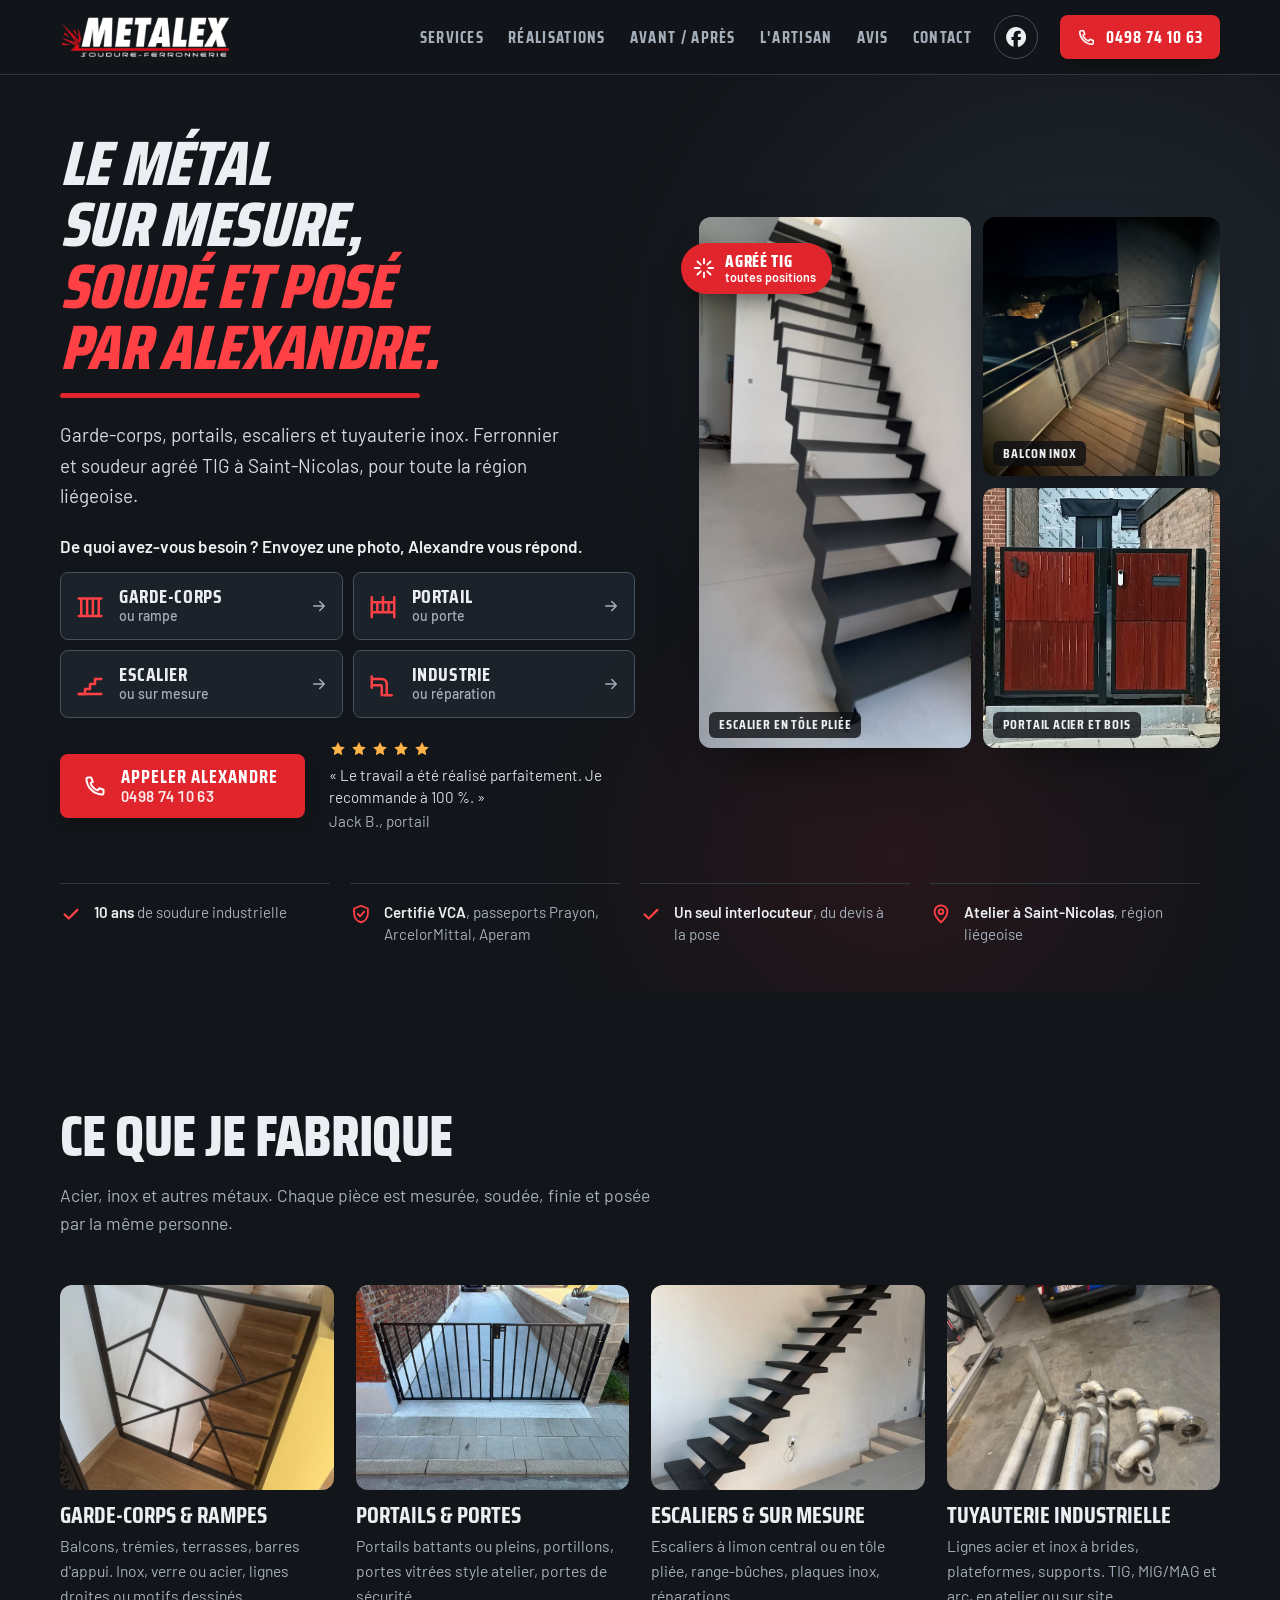
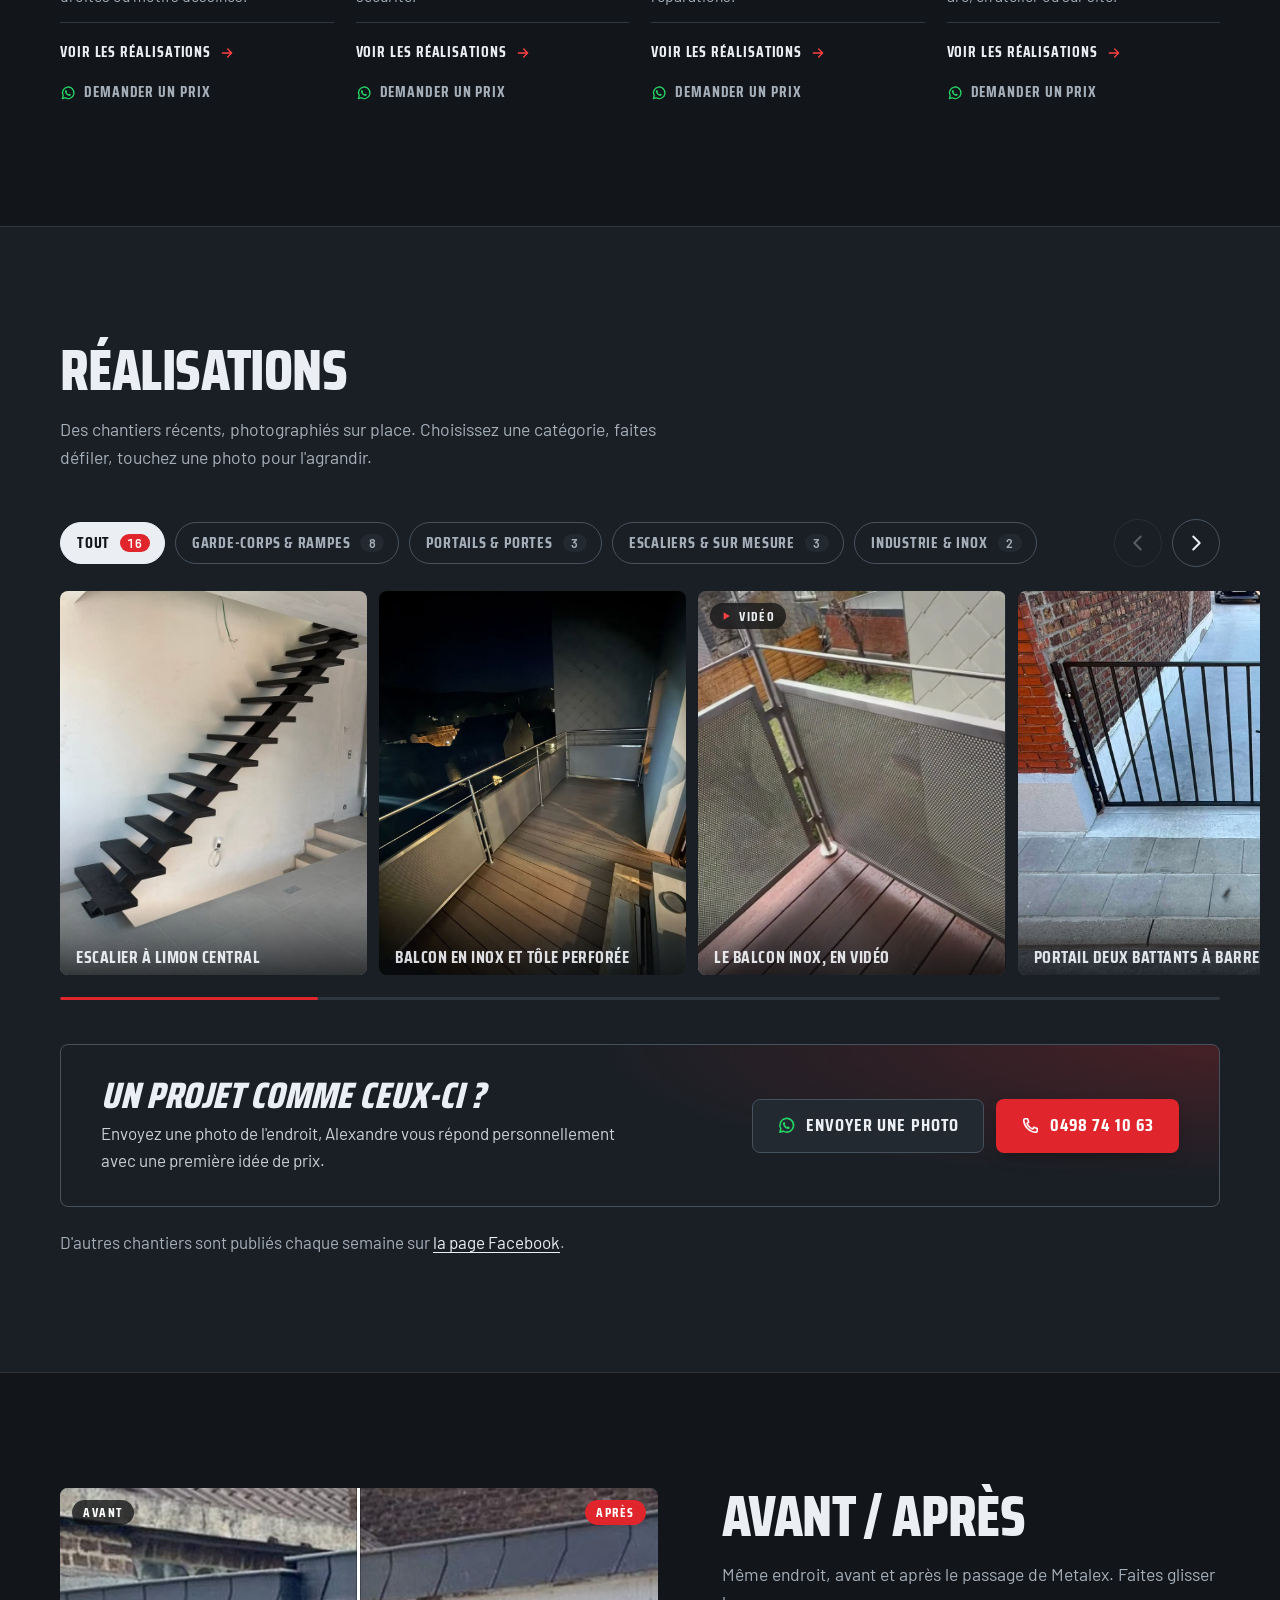
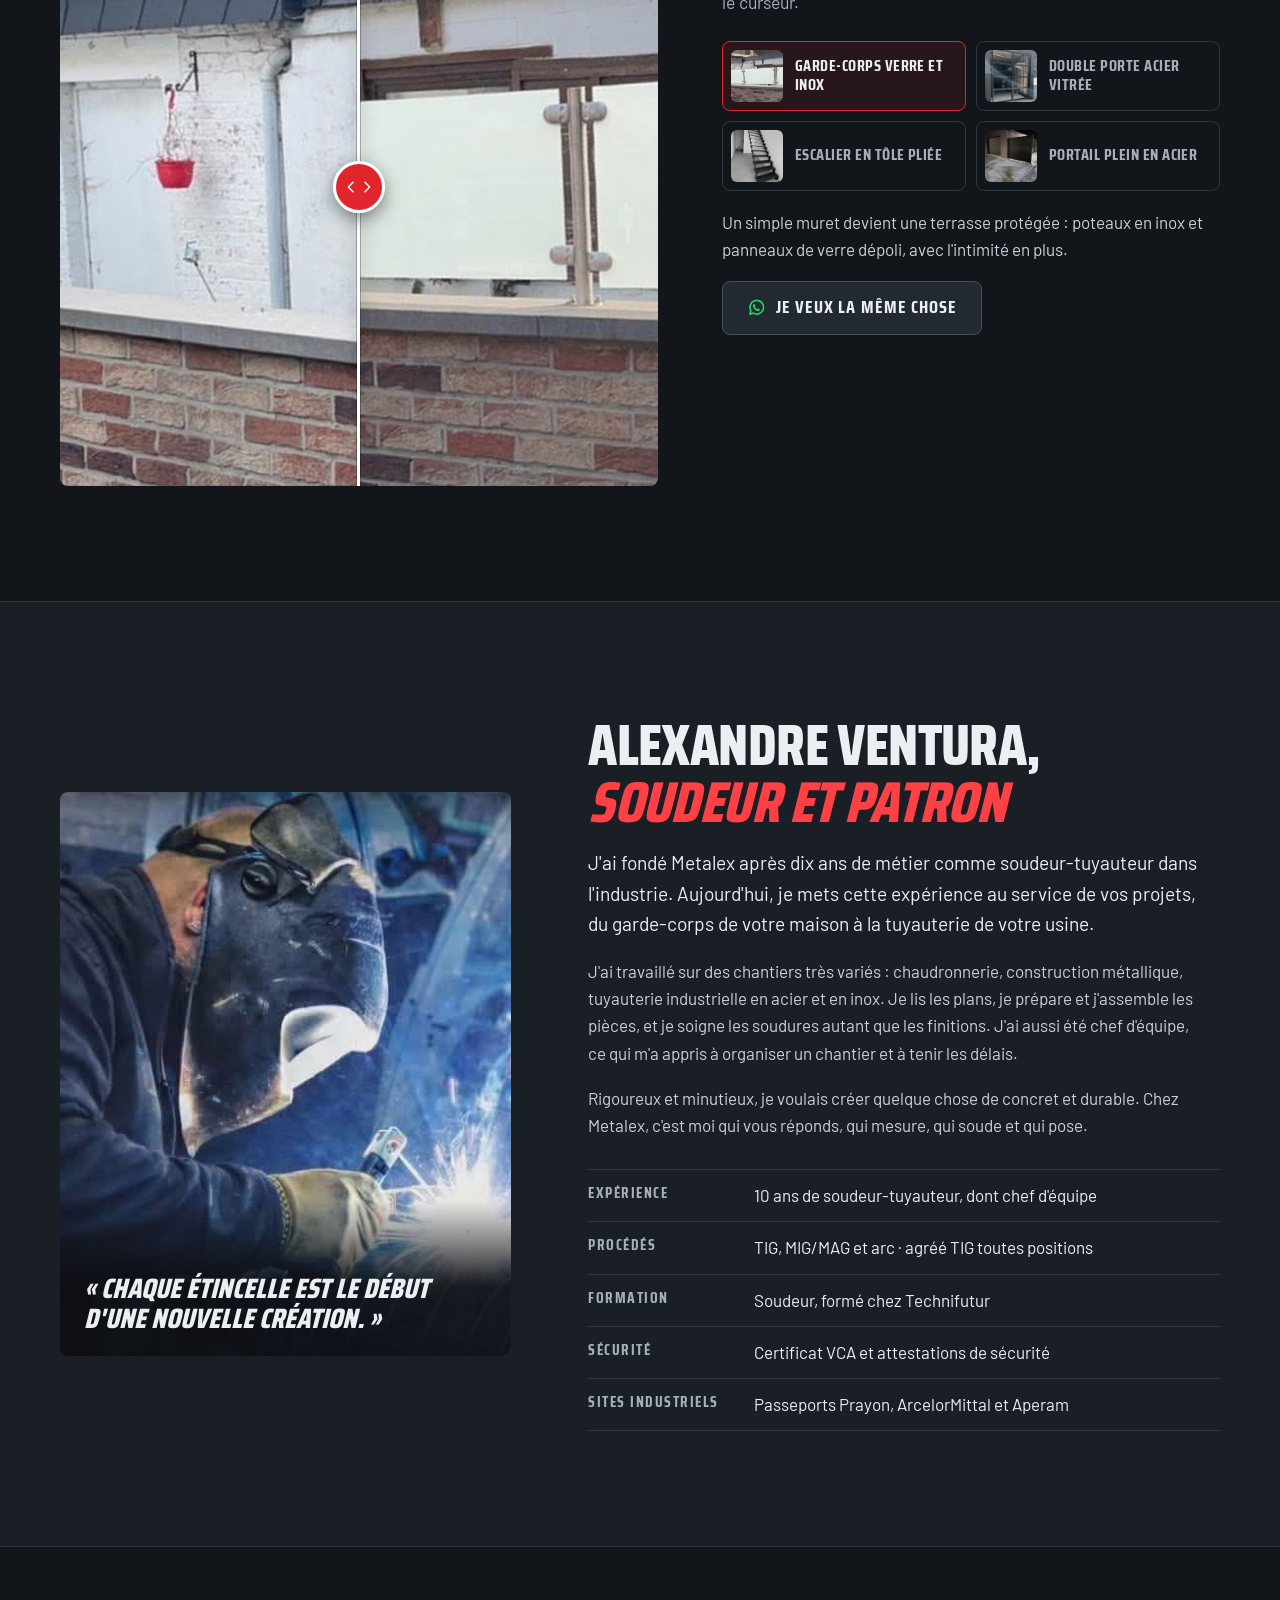
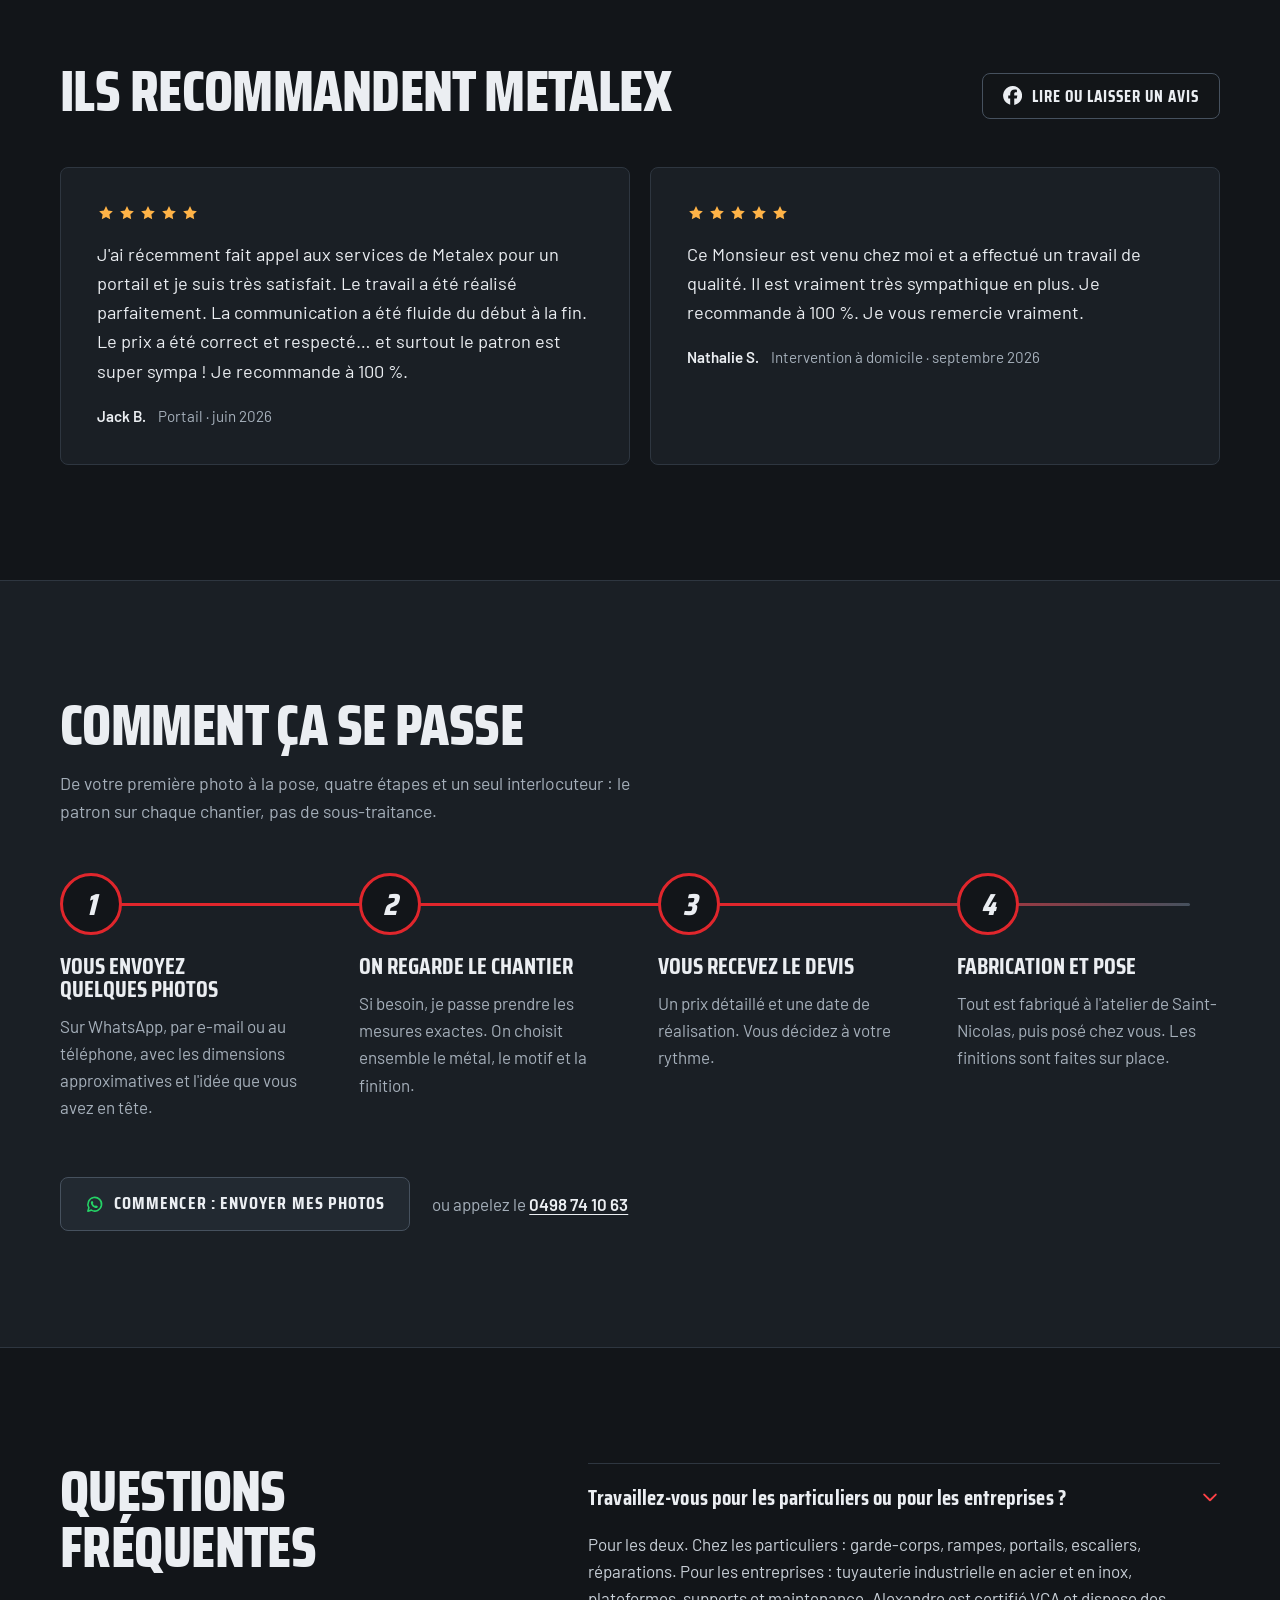
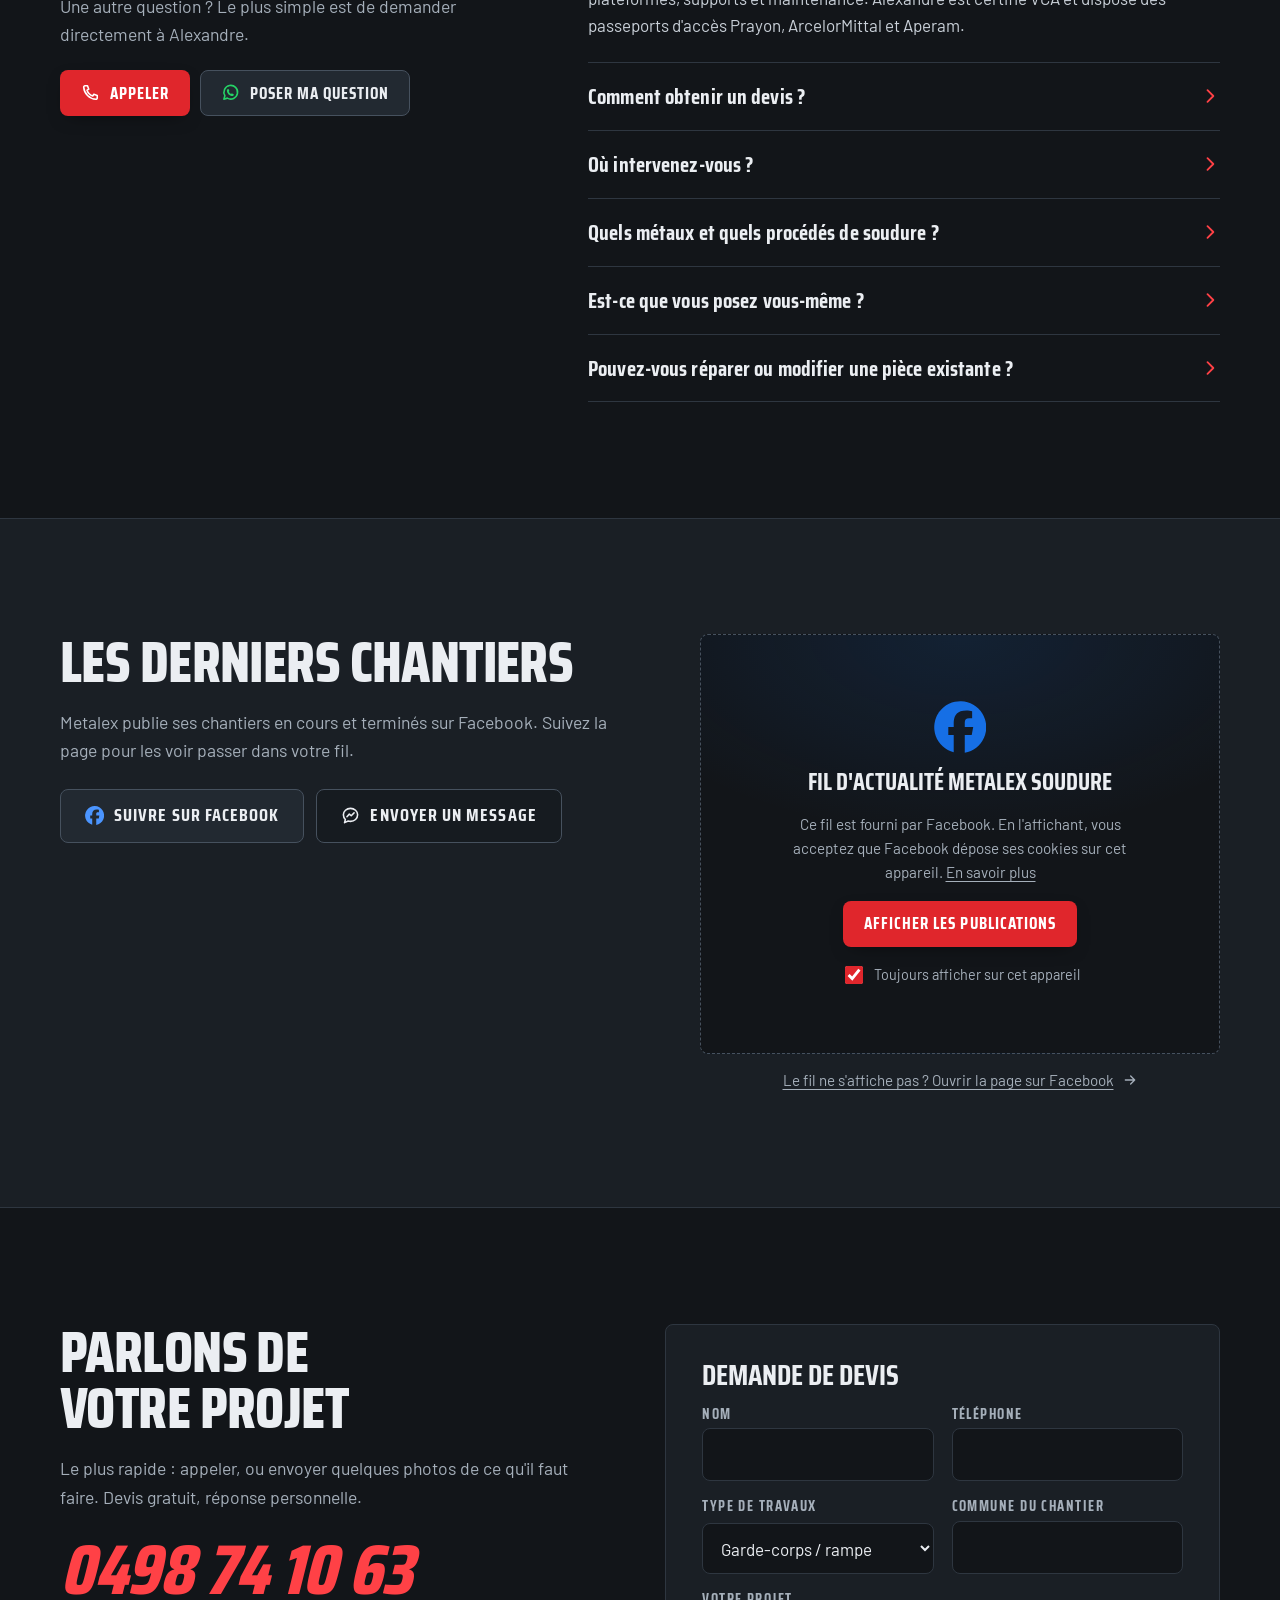
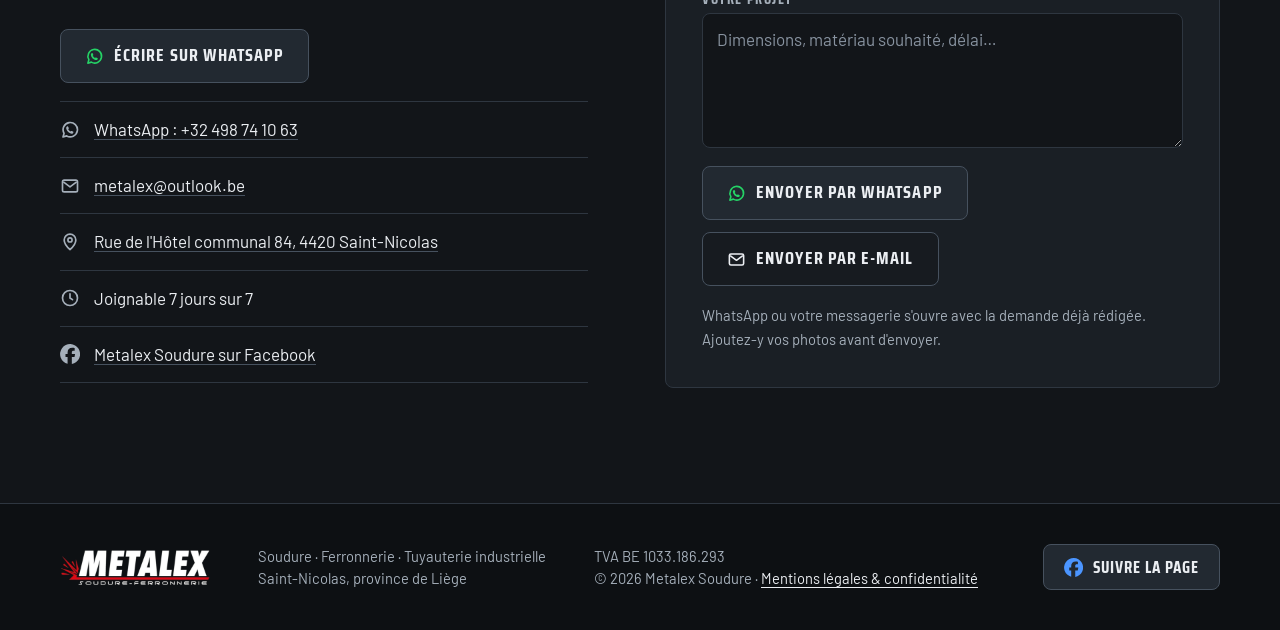
<file: index.html>
<!doctype html>
<html lang="fr-BE">
<head>
<meta charset="utf-8">
<meta name="viewport" content="width=device-width, initial-scale=1, viewport-fit=cover">
<title>Metalex Soudure – Ferronnier et soudeur agréé à Saint-Nicolas (Liège)</title>
<meta name="description" content="Ferronnier et soudeur agréé TIG à Saint-Nicolas, région de Liège : garde-corps sur mesure, portails métalliques, escaliers, tuyauterie industrielle inox. Devis sur photo par WhatsApp ou au 0498 74 10 63.">
<meta name="theme-color" content="#121519">
<link rel="canonical" href="https://metalex-soudure.be/">
<meta property="og:type" content="website">
<meta property="og:title" content="Metalex Soudure – Soudure &amp; Ferronnerie">
<meta property="og:description" content="Garde-corps, portails, escaliers, tuyauterie industrielle. Travaux réalisés par le patron. Saint-Nicolas (Liège).">
<meta property="og:image" content="https://metalex-soudure.be/images/soudeur.jpg">
<meta property="og:locale" content="fr_BE">
<link rel="icon" href="data:image/svg+xml,%3Csvg xmlns='http://www.w3.org/2000/svg' viewBox='0 0 64 64'%3E%3Crect width='64' height='64' rx='12' fill='%23121519'/%3E%3Cpath d='M14 46 22 18h8l4 14 6-14h8l-8 28h-7l4-15-7 15h-5l-3-15-4 15z' fill='%23eef1f4'/%3E%3Cpath d='M10 52h44' stroke='%23e0262c' stroke-width='4'/%3E%3C/svg%3E">
<link rel="preload" href="fonts/saira-condensed-800-latin.woff2" as="font" type="font/woff2" crossorigin>
<link rel="preload" href="fonts/barlow-400-latin.woff2" as="font" type="font/woff2" crossorigin>
<link rel="stylesheet" href="fonts/fonts.css">
<link rel="stylesheet" href="style.css">
<script type="application/ld+json">
{
  "@context": "https://schema.org",
  "@type": "HomeAndConstructionBusiness",
  "name": "Metalex Soudure",
  "description": "Ferronnier et soudeur agréé TIG toutes positions : garde-corps sur mesure, portails métalliques, escaliers, réparations et tuyauterie industrielle acier et inox.",
  "knowsAbout": ["Ferronnerie", "Garde-corps sur mesure", "Portails métalliques", "Escaliers métalliques", "Soudure TIG", "Soudure MIG/MAG", "Tuyauterie industrielle inox"],
  "url": "https://metalex-soudure.be/",
  "logo": "https://metalex-soudure.be/images/logo-metalex.png",
  "image": "https://metalex-soudure.be/images/soudeur.jpg",
  "telephone": "+32498741063",
  "email": "metalex@outlook.be",
  "vatID": "BE1033186293",
  "address": {
    "@type": "PostalAddress",
    "streetAddress": "Rue de l'Hôtel communal 84",
    "postalCode": "4420",
    "addressLocality": "Saint-Nicolas",
    "addressRegion": "Liège",
    "addressCountry": "BE"
  },
  "areaServed": "Province de Liège",
  "openingHours": "Mo-Su",
  "founder": { "@type": "Person", "name": "Alexandre Ventura", "jobTitle": "Soudeur-tuyauteur" },
  "sameAs": ["https://www.facebook.com/profile.php?id=61588205213844"]
}
</script>
<script type="application/ld+json">
{
 "@context": "https://schema.org",
 "@type": "FAQPage",
 "mainEntity": [
  {
   "@type": "Question",
   "name": "Travaillez-vous pour les particuliers ou pour les entreprises ?",
   "acceptedAnswer": {
    "@type": "Answer",
    "text": "Pour les deux. Chez les particuliers : garde-corps, rampes, portails, escaliers, réparations. Pour les entreprises : tuyauterie industrielle en acier et en inox, plateformes, supports et maintenance. Alexandre est certifié VCA et dispose des passeports d'accès Prayon, ArcelorMittal et Aperam."
   }
  },
  {
   "@type": "Question",
   "name": "Comment obtenir un devis ?",
   "acceptedAnswer": {
    "@type": "Answer",
    "text": "Envoyez quelques photos et des dimensions approximatives par WhatsApp, ou appelez le 0498 74 10 63. Si nécessaire, Alexandre passe prendre les mesures exactes, puis vous recevez un devis détaillé."
   }
  },
  {
   "@type": "Question",
   "name": "Où intervenez-vous ?",
   "acceptedAnswer": {
    "@type": "Answer",
    "text": "L'atelier se trouve à Saint-Nicolas (4420). Metalex intervient chez les particuliers et sur les sites industriels de la région liégeoise."
   }
  },
  {
   "@type": "Question",
   "name": "Quels métaux et quels procédés de soudure ?",
   "acceptedAnswer": {
    "@type": "Answer",
    "text": "Acier, inox et autres métaux, en soudure TIG, MIG/MAG et à l'arc. Alexandre est agréé TIG toutes positions."
   }
  },
  {
   "@type": "Question",
   "name": "Est-ce que vous posez vous-même ?",
   "acceptedAnswer": {
    "@type": "Answer",
    "text": "Oui. Chaque pièce est fabriquée à l'atelier puis posée chez vous par Alexandre, finitions comprises. Vous avez un seul interlocuteur du devis à la pose."
   }
  },
  {
   "@type": "Question",
   "name": "Pouvez-vous réparer ou modifier une pièce existante ?",
   "acceptedAnswer": {
    "@type": "Answer",
    "text": "Oui : réparations, renforts, modifications de portails, de rampes ou de structures métalliques. Envoyez une photo, c'est le plus rapide pour savoir ce qui est faisable."
   }
  }
 ]
}
</script>
</head>
<body>

<!-- Pictos : un seul jeu, trait 2px -->
<svg width="0" height="0" style="position:absolute" aria-hidden="true">
  <symbol id="i-phone" viewBox="0 0 24 24"><path d="M5 3.5h3.2l1.6 4.3-2.2 1.4a11.5 11.5 0 0 0 7.2 7.2l1.4-2.2 4.3 1.6V19a1.6 1.6 0 0 1-1.7 1.6A16.6 16.6 0 0 1 3.4 5.2 1.6 1.6 0 0 1 5 3.5Z" fill="none" stroke="currentColor" stroke-width="2" stroke-linejoin="round"/></symbol>
  <symbol id="i-fb" viewBox="0 0 24 24"><path fill="currentColor" d="M9.1 23.7v-8H6.6V12h2.5v-1.6c0-4.1 1.8-6 5.9-6 .8 0 2.1.2 2.6.3v3.3h-1.4c-1.4 0-2 .6-2 2V12h3.9l-.7 3.7h-3.2v8.2A12 12 0 1 0 9.1 23.7Z"/></symbol>
  <symbol id="i-chat" viewBox="0 0 24 24"><path d="M12 3c5 0 9 3.6 9 8.2s-4 8.2-9 8.2c-1 0-2-.1-2.9-.4L4.5 21l1-4A7.9 7.9 0 0 1 3 11.2C3 6.6 7 3 12 3Z" fill="none" stroke="currentColor" stroke-width="2" stroke-linejoin="round"/><path d="m7.5 13.5 3-3.2 2.4 2 3.6-3.6" fill="none" stroke="currentColor" stroke-width="2" stroke-linecap="round" stroke-linejoin="round"/></symbol>
  <symbol id="i-arrow" viewBox="0 0 24 24"><path d="M5 12h14m-6-6 6 6-6 6" fill="none" stroke="currentColor" stroke-width="2" stroke-linecap="round" stroke-linejoin="round"/></symbol>
  <symbol id="i-left" viewBox="0 0 24 24"><path d="m15 5-7 7 7 7" fill="none" stroke="currentColor" stroke-width="2.2" stroke-linecap="round" stroke-linejoin="round"/></symbol>
  <symbol id="i-right" viewBox="0 0 24 24"><path d="m9 5 7 7-7 7" fill="none" stroke="currentColor" stroke-width="2.2" stroke-linecap="round" stroke-linejoin="round"/></symbol>
  <symbol id="i-close" viewBox="0 0 24 24"><path d="M6 6l12 12M18 6 6 18" fill="none" stroke="currentColor" stroke-width="2.2" stroke-linecap="round"/></symbol>
  <symbol id="i-play" viewBox="0 0 24 24"><path d="M8 5.5v13l10.5-6.5Z" fill="currentColor"/></symbol>
  <symbol id="i-star" viewBox="0 0 24 24"><path d="m12 2.8 2.8 5.8 6.3.9-4.6 4.4 1.1 6.3L12 17.2l-5.6 3 1.1-6.3-4.6-4.4 6.3-.9Z" fill="currentColor"/></symbol>
  <symbol id="i-pin" viewBox="0 0 24 24"><path d="M12 21s-7-6.1-7-11.5a7 7 0 0 1 14 0C19 14.9 12 21 12 21Z" fill="none" stroke="currentColor" stroke-width="2"/><circle cx="12" cy="9.5" r="2.5" fill="none" stroke="currentColor" stroke-width="2"/></symbol>
  <symbol id="i-mail" viewBox="0 0 24 24"><rect x="3" y="5" width="18" height="14" rx="2" fill="none" stroke="currentColor" stroke-width="2"/><path d="m4 7 8 6 8-6" fill="none" stroke="currentColor" stroke-width="2" stroke-linejoin="round"/></symbol>
  <symbol id="i-wa" viewBox="0 0 24 24"><path d="M3.6 20.4 4.9 16A8.6 8.6 0 1 1 8 19.1Z" fill="none" stroke="currentColor" stroke-width="2" stroke-linejoin="round"/><path d="M9 7.6c.3 0 .6 0 .8.5l.7 1.6c.1.3 0 .5-.1.7l-.6.7c.6 1.2 1.6 2.2 2.8 2.8l.7-.6c.2-.2.4-.2.7-.1l1.6.7c.4.2.5.5.5.8 0 1-.9 1.8-1.9 1.8-3.4-.3-6.5-3.3-6.8-6.8 0-1 .8-1.9 1.6-2.1Z" fill="currentColor"/></symbol>
  <symbol id="i-rail" viewBox="0 0 24 24"><path d="M3 6h18M3 20h18M5 6v14M19 6v14M9.7 6v14M14.3 6v14" fill="none" stroke="currentColor" stroke-width="2" stroke-linecap="round"/></symbol>
  <symbol id="i-gate" viewBox="0 0 24 24"><path d="M3 21V5M21 21V5M3 9h18M3 17h18M7.5 9v8M12 9v8M16.5 9v8M12 5v4" fill="none" stroke="currentColor" stroke-width="2" stroke-linecap="round"/></symbol>
  <symbol id="i-stairs" viewBox="0 0 24 24"><path d="M3 20h5v-4h4v-4h4V8h5" fill="none" stroke="currentColor" stroke-width="2" stroke-linecap="round" stroke-linejoin="round"/><path d="M3 20h18" fill="none" stroke="currentColor" stroke-width="2" stroke-linecap="round"/></symbol>
  <symbol id="i-pipe" viewBox="0 0 24 24"><path d="M3 8h8a4 4 0 0 1 4 4v9M3 13h7a1 1 0 0 1 1 1v7M3 6v9M13 21h6" fill="none" stroke="currentColor" stroke-width="2" stroke-linecap="round" stroke-linejoin="round"/></symbol>
  <symbol id="i-check" viewBox="0 0 24 24"><path d="m5 12.5 4.5 4.5L19 7.5" fill="none" stroke="currentColor" stroke-width="2.4" stroke-linecap="round" stroke-linejoin="round"/></symbol>
  <symbol id="i-shield" viewBox="0 0 24 24"><path d="M12 3 4.5 6v5.5c0 4.6 3.2 8.4 7.5 9.5 4.3-1.1 7.5-4.9 7.5-9.5V6Z" fill="none" stroke="currentColor" stroke-width="2" stroke-linejoin="round"/><path d="m8.5 12 2.5 2.5 4.5-5" fill="none" stroke="currentColor" stroke-width="2" stroke-linecap="round" stroke-linejoin="round"/></symbol>
  <symbol id="i-spark" viewBox="0 0 24 24"><path d="M12 2v5M12 17v5M2 12h5M17 12h5M4.9 4.9l3.5 3.5M15.6 15.6l3.5 3.5M4.9 19.1l3.5-3.5M15.6 8.4l3.5-3.5" fill="none" stroke="currentColor" stroke-width="2" stroke-linecap="round"/></symbol>
  <symbol id="i-clock" viewBox="0 0 24 24"><circle cx="12" cy="12" r="9" fill="none" stroke="currentColor" stroke-width="2"/><path d="M12 7v5l3 2" fill="none" stroke="currentColor" stroke-width="2" stroke-linecap="round"/></symbol>
</svg>

<a class="skip" href="#contenu">Aller au contenu</a>

<header class="top">
  <div class="wrap top__in">
    <a class="top__logo" href="#" aria-label="Metalex Soudure, retour en haut">
      <img src="images/logo-metalex-sm.png" srcset="images/logo-metalex-sm.png 450w, images/logo-metalex.png 900w" sizes="170px" alt="Metalex Soudure-Ferronnerie" width="450" height="107">
    </a>
    <nav class="nav" aria-label="Navigation principale">
      <a href="#services">Services</a>
      <a href="#realisations">Réalisations</a>
      <a href="#avant-apres">Avant / après</a>
      <a href="#artisan">L'artisan</a>
      <a href="#avis">Avis</a>
      <a href="#contact">Contact</a>
    </nav>
    <a class="icon-btn" href="https://www.facebook.com/profile.php?id=61588205213844" target="_blank" rel="noopener" aria-label="Metalex Soudure sur Facebook">
      <svg><use href="#i-fb"/></svg>
    </a>
    <a class="btn btn--red top__call" href="tel:+32498741063">
      <svg><use href="#i-phone"/></svg>0498 74 10 63
    </a>
  </div>
</header>

<main id="contenu">

  <!-- Accueil -->
  <section class="hero">
    <div class="wrap hero__grid">
      <div class="hero__text">
        <h1>Le métal sur mesure, <span>soudé et posé par Alexandre.</span><span class="bead" aria-hidden="true"></span></h1>
        <p class="hero__lead">Garde-corps, portails, escaliers et tuyauterie inox. Ferronnier et soudeur agréé TIG à Saint-Nicolas, pour toute la région liégeoise.</p>

        <div class="quick">
          <p class="quick__label" id="quick-label">De quoi avez-vous besoin&nbsp;? Envoyez une photo, Alexandre vous répond.</p>
          <div class="quick__grid" role="list" aria-labelledby="quick-label">
          <a class="quick__tile" href="https://wa.me/32498741063?text=Bonjour%20Metalex%2C%20j%27ai%20besoin%20d%27un%20garde-corps%20/%20d%27une%20rampe.%20Voici%20une%20photo%20de%20l%27endroit%20%3A%20" target="_blank" rel="noopener">
            <svg class="quick__ico"><use href="#i-rail"/></svg>
            <span class="quick__name">Garde-corps<small>ou rampe</small></span>
            <svg class="quick__go"><use href="#i-arrow"/></svg>
          </a>
          <a class="quick__tile" href="https://wa.me/32498741063?text=Bonjour%20Metalex%2C%20j%27ai%20besoin%20d%27un%20portail%20/%20d%27une%20porte.%20Voici%20une%20photo%20de%20l%27endroit%20%3A%20" target="_blank" rel="noopener">
            <svg class="quick__ico"><use href="#i-gate"/></svg>
            <span class="quick__name">Portail<small>ou porte</small></span>
            <svg class="quick__go"><use href="#i-arrow"/></svg>
          </a>
          <a class="quick__tile" href="https://wa.me/32498741063?text=Bonjour%20Metalex%2C%20j%27ai%20un%20projet%20d%27escalier%20/%20de%20cr%C3%A9ation%20sur%20mesure%20%3A%20" target="_blank" rel="noopener">
            <svg class="quick__ico"><use href="#i-stairs"/></svg>
            <span class="quick__name">Escalier<small>ou sur mesure</small></span>
            <svg class="quick__go"><use href="#i-arrow"/></svg>
          </a>
          <a class="quick__tile" href="https://wa.me/32498741063?text=Bonjour%20Metalex%2C%20j%27ai%20besoin%20d%27une%20intervention%20en%20soudure%20/%20tuyauterie%20/%20r%C3%A9paration%20%3A%20" target="_blank" rel="noopener">
            <svg class="quick__ico"><use href="#i-pipe"/></svg>
            <span class="quick__name">Industrie<small>ou réparation</small></span>
            <svg class="quick__go"><use href="#i-arrow"/></svg>
          </a>
          </div>
        </div>

        <div class="hero__cta">
          <a class="btn btn--red btn--xl" href="tel:+32498741063"><svg><use href="#i-phone"/></svg><span>Appeler Alexandre<small>0498 74 10 63</small></span></a>
          <a class="hero__proof" href="#avis">
            <span class="stars" aria-hidden="true"><svg><use href="#i-star"/></svg><svg><use href="#i-star"/></svg><svg><use href="#i-star"/></svg><svg><use href="#i-star"/></svg><svg><use href="#i-star"/></svg></span>
            <span>« Le travail a été réalisé parfaitement. Je recommande à 100&nbsp;%. »<em>Jack B., portail</em></span>
          </a>
        </div>
      </div>

      <div class="hero__media" aria-label="Quelques réalisations">
        <figure class="hm hm--a">
          <img src="images/avant-apres/escalier-apres.jpg" alt="Escalier en tôle pliée noire posé par Metalex" width="960" height="1280" fetchpriority="high">
          <figcaption>Escalier en tôle pliée</figcaption>
        </figure>
        <figure class="hm hm--b">
          <img src="images/balcon-inox-nuit.jpg" alt="Balcon avec garde-corps en inox et tôle perforée, de nuit" width="1050" height="1400">
          <figcaption>Balcon inox</figcaption>
        </figure>
        <figure class="hm hm--c">
          <img src="images/portail-acier-bois.jpg" alt="Portail à cadre acier noir et lames de bois rouge" width="960" height="720">
          <figcaption>Portail acier et bois</figcaption>
        </figure>
        <div class="hm-badge" aria-hidden="true"><svg><use href="#i-spark"/></svg><span><strong>Agréé TIG</strong>toutes positions</span></div>
      </div>
    </div>

    <ul class="trust wrap" aria-label="Pourquoi Metalex">
      <li><svg><use href="#i-check"/></svg><span><strong>10 ans</strong> de soudure industrielle</span></li>
      <li><svg><use href="#i-shield"/></svg><span><strong>Certifié VCA</strong>, passeports Prayon, ArcelorMittal, Aperam</span></li>
      <li><svg><use href="#i-check"/></svg><span><strong>Un seul interlocuteur</strong>, du devis à la pose</span></li>
      <li><svg><use href="#i-pin"/></svg><span><strong>Atelier à Saint-Nicolas</strong>, région liégeoise</span></li>
    </ul>
  </section>

  <!-- Services -->
  <section id="services" class="section">
    <div class="wrap">
      <header class="head">
        <h2>Ce que je fabrique</h2>
        <p class="head__lead">Acier, inox et autres métaux. Chaque pièce est mesurée, soudée, finie et posée par la même personne.</p>
      </header>
      <ul class="services">
        <li class="svc">
          <button type="button" class="svc__media" data-goto="garde-corps" aria-label="Voir les réalisations : Garde-corps et rampes">
            <img src="images/garde-corps-geometrique.jpg" alt="" loading="lazy" width="1125" height="1500">
          </button>
          <div class="svc__body">
            <h3>Garde-corps &amp; rampes</h3>
            <p>Balcons, trémies, terrasses, barres d'appui. Inox, verre ou acier, lignes droites ou motifs dessinés.</p>
          </div>
          <div class="svc__actions">
            <button type="button" class="svc__link" data-goto="garde-corps">Voir les réalisations<svg><use href="#i-arrow"/></svg></button>
            <a class="svc__price" href="https://wa.me/32498741063?text=Bonjour%20Metalex%2C%20je%20voudrais%20un%20prix%20pour%20un%20garde-corps%20/%20une%20rampe%20%3A%20" target="_blank" rel="noopener"><svg><use href="#i-wa"/></svg>Demander un prix</a>
          </div>
        </li>
        <li class="svc">
          <button type="button" class="svc__media" data-goto="portails" aria-label="Voir les réalisations : Portails et portes">
            <img src="images/portail-barreaux.jpg" alt="" loading="lazy" width="1500" height="1125">
          </button>
          <div class="svc__body">
            <h3>Portails &amp; portes</h3>
            <p>Portails battants ou pleins, portillons, portes vitrées style atelier, portes de sécurité.</p>
          </div>
          <div class="svc__actions">
            <button type="button" class="svc__link" data-goto="portails">Voir les réalisations<svg><use href="#i-arrow"/></svg></button>
            <a class="svc__price" href="https://wa.me/32498741063?text=Bonjour%20Metalex%2C%20je%20voudrais%20un%20prix%20pour%20un%20portail%20/%20une%20porte%20%3A%20" target="_blank" rel="noopener"><svg><use href="#i-wa"/></svg>Demander un prix</a>
          </div>
        </li>
        <li class="svc">
          <button type="button" class="svc__media" data-goto="sur-mesure" aria-label="Voir les réalisations : Escaliers et sur mesure">
            <img src="images/escalier-limon-central.jpg" alt="" loading="lazy" width="720" height="960">
          </button>
          <div class="svc__body">
            <h3>Escaliers &amp; sur mesure</h3>
            <p>Escaliers à limon central ou en tôle pliée, range-bûches, plaques inox, réparations.</p>
          </div>
          <div class="svc__actions">
            <button type="button" class="svc__link" data-goto="sur-mesure">Voir les réalisations<svg><use href="#i-arrow"/></svg></button>
            <a class="svc__price" href="https://wa.me/32498741063?text=Bonjour%20Metalex%2C%20je%20voudrais%20un%20prix%20pour%20une%20cr%C3%A9ation%20sur%20mesure%20%3A%20" target="_blank" rel="noopener"><svg><use href="#i-wa"/></svg>Demander un prix</a>
          </div>
        </li>
        <li class="svc">
          <button type="button" class="svc__media" data-goto="industrie" aria-label="Voir les réalisations : Tuyauterie industrielle">
            <img src="images/tuyauterie-inox.jpg" alt="" loading="lazy" width="1125" height="1500">
          </button>
          <div class="svc__body">
            <h3>Tuyauterie industrielle</h3>
            <p>Lignes acier et inox à brides, plateformes, supports. TIG, MIG/MAG et arc, en atelier ou sur site.</p>
          </div>
          <div class="svc__actions">
            <button type="button" class="svc__link" data-goto="industrie">Voir les réalisations<svg><use href="#i-arrow"/></svg></button>
            <a class="svc__price" href="https://wa.me/32498741063?text=Bonjour%20Metalex%2C%20nous%20avons%20un%20besoin%20en%20tuyauterie%20/%20soudure%20industrielle%20%3A%20" target="_blank" rel="noopener"><svg><use href="#i-wa"/></svg>Demander un prix</a>
          </div>
        </li>
      </ul>
    </div>
  </section>

  <!-- Réalisations -->
  <section id="realisations" class="section section--steel">
    <div class="wrap">
      <header class="head">
        <h2>Réalisations</h2>
        <p class="head__lead">Des chantiers récents, photographiés sur place. Choisissez une catégorie, faites défiler, touchez une photo pour l'agrandir.</p>
      </header>

      <div class="gal-bar">
      <div class="filters" role="toolbar" aria-label="Catégories de réalisations">
        <button type="button" class="chip is-on" data-filter="tout" aria-pressed="true">Tout <span></span></button>
        <button type="button" class="chip" data-filter="garde-corps" aria-pressed="false">Garde-corps &amp; rampes <span></span></button>
        <button type="button" class="chip" data-filter="portails" aria-pressed="false">Portails &amp; portes <span></span></button>
        <button type="button" class="chip" data-filter="sur-mesure" aria-pressed="false">Escaliers &amp; sur mesure <span></span></button>
        <button type="button" class="chip" data-filter="industrie" aria-pressed="false">Industrie &amp; inox <span></span></button>
      </div>
      <div class="car-nav">
        <button type="button" class="car-btn" id="car-prev" aria-label="Photos précédentes" aria-controls="grid"><svg><use href="#i-left"/></svg></button>
        <button type="button" class="car-btn" id="car-next" aria-label="Photos suivantes" aria-controls="grid"><svg><use href="#i-right"/></svg></button>
      </div>
      </div>

      <!-- Ajouter une réalisation : copier un <figure>, changer l'image, data-cat (garde-corps, portails, sur-mesure, industrie), alt et légende. -->
      <div class="carousel" id="grid" tabindex="0" aria-label="Réalisations, faire défiler horizontalement">
        <figure class="tile" data-cat="sur-mesure">
          <img src="images/escalier-limon-central.jpg" alt="Escalier droit en acier noir à limon central et marches en tôle pliée" loading="lazy" width="720" height="960">
          <figcaption>Escalier à limon central</figcaption>
        </figure>
        <figure class="tile" data-cat="garde-corps">
          <img src="images/balcon-inox-nuit.jpg" alt="Balcon de nuit avec garde-corps en inox, main courante tubulaire et panneaux en tôle perforée" loading="lazy" width="1050" height="1400">
          <figcaption>Balcon en inox et tôle perforée</figcaption>
        </figure>
        <figure class="tile tile--video" data-cat="garde-corps" data-video="videos/balcon-inox.mp4">
          <video src="videos/balcon-inox.mp4" poster="images/balcon-inox-video.jpg" muted loop playsinline preload="none" aria-label="Vidéo du balcon en inox, vu de près"></video>
          <span class="tile__play" aria-hidden="true"><svg><use href="#i-play"/></svg>Vidéo</span>
          <figcaption>Le balcon inox, en vidéo</figcaption>
        </figure>
        <figure class="tile tile--wide" data-cat="portails">
          <img src="images/portail-barreaux.jpg" alt="Portail deux battants en acier noir à barreaux droits devant une allée" loading="lazy" width="1500" height="1125">
          <figcaption>Portail deux battants à barreaux</figcaption>
        </figure>
        <figure class="tile" data-cat="industrie">
          <img src="images/tuyauterie-inox.jpg" alt="Lignes de tuyauterie inox à brides soudées, posées devant la camionnette Metalex" loading="lazy" width="1125" height="1500">
          <figcaption>Tuyauterie inox à brides</figcaption>
        </figure>
        <figure class="tile" data-cat="garde-corps">
          <img src="images/garde-corps-geometrique.jpg" alt="Garde-corps de trémie d'escalier en acier noir avec un motif de barres géométriques" loading="lazy" width="1125" height="1500">
          <figcaption>Garde-corps de trémie, motif géométrique</figcaption>
        </figure>
        <figure class="tile" data-cat="garde-corps">
          <img src="images/rampe-escalier-geometrique.jpg" alt="Rampe d'escalier extérieur grise au motif géométrique, dont l'ombre se dessine sur les marches" loading="lazy" width="787" height="1400">
          <figcaption>Rampe d'escalier extérieur</figcaption>
        </figure>
        <figure class="tile" data-cat="sur-mesure">
          <img src="images/range-buches-acier.jpg" alt="Range-bûches vertical en acier brun, du sol au plafond, rempli de bois de chauffage" loading="lazy" width="1050" height="1400">
          <figcaption>Range-bûches en acier</figcaption>
        </figure>
        <figure class="tile" data-cat="industrie">
          <img src="images/plateformes-inox.jpg" alt="Rangée de plateformes en inox avec tôles perforées antidérapantes le long d'une ligne de production" loading="lazy" width="720" height="960">
          <figcaption>Plateformes en inox perforé</figcaption>
        </figure>
        <figure class="tile tile--wide" data-cat="portails">
          <img src="images/portail-acier-bois.jpg" alt="Portail et portillon à cadre acier noir remplis de lames de bois rouge" loading="lazy" width="960" height="720">
          <figcaption>Portail acier et bois</figcaption>
        </figure>
        <figure class="tile" data-cat="garde-corps">
          <img src="images/garde-corps-jardin.jpg" alt="Long garde-corps de terrasse gris au motif géométrique, le long d'un jardin" loading="lazy" width="787" height="1400">
          <figcaption>Garde-corps de terrasse</figcaption>
        </figure>
        <figure class="tile" data-cat="garde-corps">
          <img src="images/barre-appui-inox-facade.jpg" alt="Barre d'appui à trois tubes en inox brossé posée dans l'encadrement en pierre bleue d'une fenêtre" loading="lazy" width="1050" height="1400">
          <figcaption>Barre d'appui inox, côté rue</figcaption>
        </figure>
        <figure class="tile" data-cat="portails">
          <img src="images/porte-securite-atelier.jpg" alt="Porte grillagée de sécurité en acier posée à l'entrée d'un atelier" loading="lazy" width="540" height="720">
          <figcaption>Porte grillagée d'atelier</figcaption>
        </figure>
        <figure class="tile" data-cat="garde-corps">
          <img src="images/balcon-inox-vue.jpg" alt="Le même balcon inox au crépuscule, avec vue sur la vallée éclairée" loading="lazy" width="1050" height="1400">
          <figcaption>Balcon inox, côté vallée</figcaption>
        </figure>
        <figure class="tile" data-cat="sur-mesure">
          <img src="images/plaque-inox.jpg" alt="Plaque professionnelle en inox brossé fixée sur entretoises à côté d'une porte" loading="lazy" width="787" height="1400">
          <figcaption>Plaque professionnelle en inox</figcaption>
        </figure>
        <figure class="tile" data-cat="garde-corps">
          <img src="images/barre-appui-inox-interieur.jpg" alt="Barre d'appui en inox vue de l'intérieur, fenêtre ouverte sur un jardin" loading="lazy" width="1050" height="1400">
          <figcaption>Barre d'appui inox, côté intérieur</figcaption>
        </figure>
      </div>

      <div class="car-progress" aria-hidden="true"><span id="car-bar"></span></div>

      <aside class="cta-strip" aria-label="Demander un devis">
        <div class="cta-strip__text">
          <p class="cta-strip__title">Un projet comme ceux-ci&nbsp;?</p>
          <p>Envoyez une photo de l'endroit, Alexandre vous répond personnellement avec une première idée de prix.</p>
        </div>
        <div class="cta-strip__actions">
          <a class="btn btn--wa btn--lg" href="https://wa.me/32498741063?text=Bonjour%20Metalex%2C%20j%27ai%20vu%20vos%20r%C3%A9alisations%20et%20je%20souhaite%20un%20devis%20pour%20%3A%20" target="_blank" rel="noopener"><svg><use href="#i-wa"/></svg>Envoyer une photo</a>
          <a class="btn btn--red btn--lg" href="tel:+32498741063"><svg><use href="#i-phone"/></svg>0498 74 10 63</a>
        </div>
      </aside>
      <p class="grid__more">D'autres chantiers sont publiés chaque semaine sur
        <a href="https://www.facebook.com/profile.php?id=61588205213844" target="_blank" rel="noopener">la page Facebook</a>.</p>
    </div>
  </section>

  <!-- Visionneuse -->
  <dialog class="viewer" id="viewer" aria-label="Réalisation agrandie">
    <div class="viewer__stage" id="viewer-stage"></div>
    <div class="viewer__bar">
      <p class="viewer__cap" id="viewer-cap"></p>
      <span class="viewer__count" id="viewer-count"></span>
      <a class="btn btn--wa viewer__wa" id="viewer-wa" href="#" target="_blank" rel="noopener"><svg><use href="#i-wa"/></svg>Je veux la même chose</a>
    </div>
    <button class="viewer__btn viewer__btn--prev" type="button" data-step="-1" aria-label="Photo précédente"><svg><use href="#i-left"/></svg></button>
    <button class="viewer__btn viewer__btn--next" type="button" data-step="1" aria-label="Photo suivante"><svg><use href="#i-right"/></svg></button>
    <button class="viewer__btn viewer__btn--close" type="button" aria-label="Fermer"><svg><use href="#i-close"/></svg></button>
  </dialog>

  <!-- Avant / après -->
  <section id="avant-apres" class="section">
    <div class="wrap ba-wrap">
      <header class="head ba-head">
        <h2>Avant / après</h2>
        <p class="head__lead">Même endroit, avant et après le passage de Metalex. Faites glisser le curseur.</p>
      </header>

      <div class="ba" id="ba" style="--pos:50%">
        <img id="ba-after" src="images/avant-apres/garde-corps-verre-apres.jpg" alt="Après : Garde-corps en inox et verre dépoli posé sur le muret" loading="lazy" width="960" height="960">
        <img class="ba__before" id="ba-before" src="images/avant-apres/garde-corps-verre-avant.jpg" alt="Avant : Le muret de la terrasse, sans protection" loading="lazy" width="960" height="960">
        <span class="ba__tag ba__tag--before">Avant</span>
        <span class="ba__tag ba__tag--after">Après</span>
        <span class="ba__handle" aria-hidden="true"><svg><use href="#i-left"/></svg><svg><use href="#i-right"/></svg></span>
        <input class="ba__range" id="ba-range" type="range" min="0" max="100" value="50" aria-label="Comparer avant et après">
      </div>

      <div class="ba-side">
        <ul class="ba-picks" aria-label="Choisir une transformation">
          <li><button type="button" class="ba-pick is-on" aria-pressed="true"
            data-before="images/avant-apres/garde-corps-verre-avant.jpg" data-before-alt="Avant : Le muret de la terrasse, sans protection" data-after="images/avant-apres/garde-corps-verre-apres.jpg" data-after-alt="Après : Garde-corps en inox et verre dépoli posé sur le muret" data-text="Un simple muret devient une terrasse protégée : poteaux en inox et panneaux de verre dépoli, avec l'intimité en plus.">
            <img src="images/avant-apres/garde-corps-verre-apres.jpg" alt="" loading="lazy" width="96" height="96">
            <span>Garde-corps verre et inox</span>
          </button></li>
          <li><button type="button" class="ba-pick" aria-pressed="false"
            data-before="images/avant-apres/porte-garage-avant.jpg" data-before-alt="Avant : L'abri de jardin ouvert, sans porte" data-after="images/avant-apres/porte-garage-apres.jpg" data-after-alt="Après : Double porte en acier noir vitrée posée sur l'abri" data-text="Un abri ouvert sur l'allée, fermé par une double porte en acier vitrée, style atelier, faite sur mesure.">
            <img src="images/avant-apres/porte-garage-apres.jpg" alt="" loading="lazy" width="96" height="96">
            <span>Double porte acier vitrée</span>
          </button></li>
          <li><button type="button" class="ba-pick" aria-pressed="false"
            data-before="images/avant-apres/escalier-avant.jpg" data-before-alt="Avant : La trémie vide avec une échelle" data-after="images/avant-apres/escalier-apres.jpg" data-after-alt="Après : L'escalier en tôle pliée noire posé dans la trémie" data-text="Une trémie vide avec une échelle, puis un escalier en tôle pliée, posé et fini.">
            <img src="images/avant-apres/escalier-apres.jpg" alt="" loading="lazy" width="96" height="96">
            <span>Escalier en tôle pliée</span>
          </button></li>
          <li><button type="button" class="ba-pick" aria-pressed="false"
            data-before="images/avant-apres/portail-plein-avant.jpg" data-before-alt="Avant : L'allée latérale ouverte, sans portail" data-after="images/avant-apres/portail-plein-apres.jpg" data-after-alt="Après : Le portail plein en acier noir posé dans l'allée" data-text="Une allée ouverte sur la rue, fermée par un portail plein en acier fabriqué à l'atelier puis peint.">
            <img src="images/avant-apres/portail-plein-apres.jpg" alt="" loading="lazy" width="96" height="96">
            <span>Portail plein en acier</span>
          </button></li>
        </ul>
        <p class="ba-text" id="ba-text" aria-live="polite">Un simple muret devient une terrasse protégée : poteaux en inox et panneaux de verre dépoli, avec l'intimité en plus.</p>
        <a class="btn btn--wa btn--lg" id="ba-wa" href="https://wa.me/32498741063?text=Bonjour%20Metalex%2C%20j%27ai%20vu%20votre%20%C2%AB%20Garde-corps%20verre%20et%20inox%20%C2%BB%20%28avant%20/%20apr%C3%A8s%29%20et%20je%20voudrais%20un%20devis%20pour%20un%20projet%20similaire%20%3A%20" target="_blank" rel="noopener"><svg><use href="#i-wa"/></svg>Je veux la même chose</a>
      </div>
    </div>
  </section>

  <!-- L'artisan -->
  <section id="artisan" class="section section--steel about">
    <div class="wrap about__in">
      <figure class="about__photo">
        <img src="images/soudeur.jpg" alt="Alexandre Ventura, casque de soudure baissé, en train de souder un garde-corps cintré à l'atelier" loading="lazy" width="1024" height="574">
        <figcaption>« Chaque étincelle est le début d'une nouvelle création. »</figcaption>
      </figure>
      <div class="about__text">
        <h2>Alexandre Ventura, <span>soudeur et patron</span></h2>
        <p class="about__lead">J'ai fondé Metalex après dix ans de métier comme soudeur-tuyauteur dans l'industrie. Aujourd'hui, je mets cette expérience au service de vos projets, du garde-corps de votre maison à la tuyauterie de votre usine.</p>
        <p>J'ai travaillé sur des chantiers très variés&nbsp;: chaudronnerie, construction métallique, tuyauterie industrielle en acier et en inox. Je lis les plans, je prépare et j'assemble les pièces, et je soigne les soudures autant que les finitions. J'ai aussi été chef d'équipe, ce qui m'a appris à organiser un chantier et à tenir les délais.</p>
        <p>Rigoureux et minutieux, je voulais créer quelque chose de concret et durable. Chez Metalex, c'est moi qui vous réponds, qui mesure, qui soude et qui pose.</p>
        <dl class="creds">
          <div><dt>Expérience</dt><dd>10 ans de soudeur-tuyauteur, dont chef d'équipe</dd></div>
          <div><dt>Procédés</dt><dd>TIG, MIG/MAG et arc · agréé TIG toutes positions</dd></div>
          <div><dt>Formation</dt><dd>Soudeur, formé chez Technifutur</dd></div>
          <div><dt>Sécurité</dt><dd>Certificat VCA et attestations de sécurité</dd></div>
          <div><dt>Sites industriels</dt><dd>Passeports Prayon, ArcelorMittal et Aperam</dd></div>
        </dl>
      </div>
    </div>
  </section>

  <!-- Avis -->
  <section id="avis" class="section">
    <div class="wrap">
      <header class="head head--row">
        <h2>Ils recommandent Metalex</h2>
        <a class="btn btn--line" href="https://www.facebook.com/profile.php?id=61588205213844&amp;sk=reviews" target="_blank" rel="noopener"><svg><use href="#i-fb"/></svg>Lire ou laisser un avis</a>
      </header>
      <div class="reviews">
        <blockquote class="review">
          <span class="stars" role="img" aria-label="Recommande Metalex"><svg><use href="#i-star"/></svg><svg><use href="#i-star"/></svg><svg><use href="#i-star"/></svg><svg><use href="#i-star"/></svg><svg><use href="#i-star"/></svg></span>
          <p>J'ai récemment fait appel aux services de Metalex pour un portail et je suis très satisfait. Le travail a été réalisé parfaitement. La communication a été fluide du début à la fin. Le prix a été correct et respecté… et surtout le patron est super sympa&nbsp;! Je recommande à 100&nbsp;%.</p>
          <footer><strong>Jack B.</strong><span>Portail · juin 2026</span></footer>
        </blockquote>
        <blockquote class="review">
          <span class="stars" role="img" aria-label="Recommande Metalex"><svg><use href="#i-star"/></svg><svg><use href="#i-star"/></svg><svg><use href="#i-star"/></svg><svg><use href="#i-star"/></svg><svg><use href="#i-star"/></svg></span>
          <p>Ce Monsieur est venu chez moi et a effectué un travail de qualité. Il est vraiment très sympathique en plus. Je recommande à 100&nbsp;%. Je vous remercie vraiment.</p>
          <footer><strong>Nathalie S.</strong><span>Intervention à domicile · septembre 2026</span></footer>
        </blockquote>
      </div>
    </div>
  </section>

  <!-- Déroulement -->
  <section id="deroulement" class="section section--steel steps-section">
    <div class="wrap">
      <header class="head">
        <h2>Comment ça se passe</h2>
        <p class="head__lead">De votre première photo à la pose, quatre étapes et un seul interlocuteur&nbsp;: le patron sur chaque chantier, pas de sous-traitance.</p>
      </header>
      <ol class="steps">
        <li class="step">
          <span class="step__n" aria-hidden="true">1</span>
          <h3>Vous envoyez quelques photos</h3>
          <p>Sur WhatsApp, par e-mail ou au téléphone, avec les dimensions approximatives et l'idée que vous avez en tête.</p>
        </li>
        <li class="step">
          <span class="step__n" aria-hidden="true">2</span>
          <h3>On regarde le chantier</h3>
          <p>Si besoin, je passe prendre les mesures exactes. On choisit ensemble le métal, le motif et la finition.</p>
        </li>
        <li class="step">
          <span class="step__n" aria-hidden="true">3</span>
          <h3>Vous recevez le devis</h3>
          <p>Un prix détaillé et une date de réalisation. Vous décidez à votre rythme.</p>
        </li>
        <li class="step">
          <span class="step__n" aria-hidden="true">4</span>
          <h3>Fabrication et pose</h3>
          <p>Tout est fabriqué à l'atelier de Saint-Nicolas, puis posé chez vous. Les finitions sont faites sur place.</p>
        </li>
      </ol>
      <div class="steps__cta">
        <a class="btn btn--wa btn--lg" href="https://wa.me/32498741063?text=Bonjour%20Metalex%2C%20je%20souhaite%20un%20devis%20pour%20%3A%20" target="_blank" rel="noopener"><svg><use href="#i-wa"/></svg>Commencer : envoyer mes photos</a>
        <span>ou appelez le <a href="tel:+32498741063">0498 74 10 63</a></span>
      </div>
    </div>
  </section>

  <!-- Questions fréquentes -->
  <section id="faq" class="section">
    <div class="wrap faq">
      <header class="head">
        <h2>Questions fréquentes</h2>
        <p class="head__lead">Une autre question&nbsp;? Le plus simple est de demander directement à Alexandre.</p>
        <div class="faq__cta">
          <a class="btn btn--red" href="tel:+32498741063"><svg><use href="#i-phone"/></svg>Appeler</a>
          <a class="btn btn--wa" href="https://wa.me/32498741063?text=Bonjour%20Metalex%2C%20j%27ai%20une%20question%20%3A%20" target="_blank" rel="noopener"><svg><use href="#i-wa"/></svg>Poser ma question</a>
        </div>
      </header>
      <div class="faq__list">
        <details class="qa" open>
          <summary>Travaillez-vous pour les particuliers ou pour les entreprises ?<svg><use href="#i-right"/></svg></summary>
          <p>Pour les deux. Chez les particuliers : garde-corps, rampes, portails, escaliers, réparations. Pour les entreprises : tuyauterie industrielle en acier et en inox, plateformes, supports et maintenance. Alexandre est certifié VCA et dispose des passeports d'accès Prayon, ArcelorMittal et Aperam.</p>
        </details>
        <details class="qa">
          <summary>Comment obtenir un devis ?<svg><use href="#i-right"/></svg></summary>
          <p>Envoyez quelques photos et des dimensions approximatives par WhatsApp, ou appelez le <a href="tel:+32498741063">0498 74 10 63</a>. Si nécessaire, Alexandre passe prendre les mesures exactes, puis vous recevez un devis détaillé.</p>
        </details>
        <details class="qa">
          <summary>Où intervenez-vous ?<svg><use href="#i-right"/></svg></summary>
          <p>L'atelier se trouve à Saint-Nicolas (4420). Metalex intervient chez les particuliers et sur les sites industriels de la région liégeoise.</p>
        </details>
        <details class="qa">
          <summary>Quels métaux et quels procédés de soudure ?<svg><use href="#i-right"/></svg></summary>
          <p>Acier, inox et autres métaux, en soudure TIG, MIG/MAG et à l'arc. Alexandre est agréé TIG toutes positions.</p>
        </details>
        <details class="qa">
          <summary>Est-ce que vous posez vous-même ?<svg><use href="#i-right"/></svg></summary>
          <p>Oui. Chaque pièce est fabriquée à l'atelier puis posée chez vous par Alexandre, finitions comprises. Vous avez un seul interlocuteur du devis à la pose.</p>
        </details>
        <details class="qa">
          <summary>Pouvez-vous réparer ou modifier une pièce existante ?<svg><use href="#i-right"/></svg></summary>
          <p>Oui : réparations, renforts, modifications de portails, de rampes ou de structures métalliques. Envoyez une photo, c'est le plus rapide pour savoir ce qui est faisable.</p>
        </details>
      </div>
    </div>
  </section>

  <!-- Actualités Facebook -->
  <section id="actualites" class="section section--steel">
    <div class="wrap news">
      <div class="news__intro">
        <h2>Les derniers chantiers</h2>
        <p class="head__lead">Metalex publie ses chantiers en cours et terminés sur Facebook. Suivez la page pour les voir passer dans votre fil.</p>
        <div class="news__actions">
          <a class="btn btn--fb btn--lg" href="https://www.facebook.com/profile.php?id=61588205213844" target="_blank" rel="noopener"><svg><use href="#i-fb"/></svg>Suivre sur Facebook</a>
          <a class="btn btn--line btn--lg" href="https://m.me/61588205213844" target="_blank" rel="noopener"><svg><use href="#i-chat"/></svg>Envoyer un message</a>
        </div>
      </div>

      <div class="feed" id="feed">
        <div class="feed__gate" id="feed-gate">
          <svg class="feed__mark"><use href="#i-fb"/></svg>
          <p class="feed__title">Fil d'actualité Metalex Soudure</p>
          <p class="feed__note">Ce fil est fourni par Facebook. En l'affichant, vous acceptez que Facebook dépose ses cookies sur cet appareil. <a href="mentions-legales.html#confidentialite">En savoir plus</a></p>
          <button type="button" class="btn btn--red" id="feed-load">Afficher les publications</button>
          <label class="feed__remember"><input type="checkbox" id="feed-remember" checked> Toujours afficher sur cet appareil</label>
        </div>
        <a class="feed__fallback" href="https://www.facebook.com/profile.php?id=61588205213844" target="_blank" rel="noopener">Le fil ne s'affiche pas&nbsp;? Ouvrir la page sur Facebook<svg><use href="#i-arrow"/></svg></a>
      </div>
    </div>
  </section>

  <!-- Contact -->
  <section id="contact" class="section contact">
    <div class="wrap contact__in">
      <div class="contact__info">
        <h2>Parlons de votre projet</h2>
        <p class="head__lead">Le plus rapide&nbsp;: appeler, ou envoyer quelques photos de ce qu'il faut faire. Devis gratuit, réponse personnelle.</p>

        <a class="phone" href="tel:+32498741063">0498 74 10 63</a>
        <a class="btn btn--wa btn--lg contact__wa" href="https://wa.me/32498741063?text=Bonjour%20Metalex%2C%20je%20souhaite%20un%20devis%20pour%20%3A%20" target="_blank" rel="noopener"><svg><use href="#i-wa"/></svg>Écrire sur WhatsApp</a>

        <ul class="facts">
          <li><svg><use href="#i-wa"/></svg><a href="https://wa.me/32498741063?text=Bonjour%20Metalex%2C%20je%20souhaite%20un%20devis%20pour%20%3A%20" target="_blank" rel="noopener">WhatsApp : +32 498 74 10 63</a></li>
          <li><svg><use href="#i-mail"/></svg><a href="mailto:metalex@outlook.be">metalex@outlook.be</a></li>
          <li><svg><use href="#i-pin"/></svg><a href="https://www.google.com/maps/search/?api=1&amp;query=Rue+de+l%27H%C3%B4tel+communal+84%2C+4420+Saint-Nicolas%2C+Belgique" target="_blank" rel="noopener">Rue de l'Hôtel communal 84, 4420 Saint-Nicolas</a></li>
          <li><svg><use href="#i-clock"/></svg><span>Joignable 7 jours sur 7</span></li>
          <li><svg><use href="#i-fb"/></svg><a href="https://www.facebook.com/profile.php?id=61588205213844" target="_blank" rel="noopener">Metalex Soudure sur Facebook</a></li>
        </ul>
      </div>

      <form class="form" id="devis" novalidate>
        <h3>Demande de devis</h3>
        <div class="form__row">
          <div class="field">
            <label for="f-nom">Nom</label>
            <input id="f-nom" name="nom" autocomplete="name" required>
          </div>
          <div class="field">
            <label for="f-tel">Téléphone</label>
            <input id="f-tel" name="tel" type="tel" autocomplete="tel" required>
          </div>
        </div>
        <div class="form__row">
          <div class="field">
            <label for="f-type">Type de travaux</label>
            <select id="f-type" name="type">
              <option>Garde-corps / rampe</option>
              <option>Portail / porte</option>
              <option>Escalier</option>
              <option>Tuyauterie industrielle</option>
              <option>Réparation / modification</option>
              <option>Autre création</option>
            </select>
          </div>
          <div class="field">
            <label for="f-commune">Commune du chantier</label>
            <input id="f-commune" name="commune" autocomplete="address-level2">
          </div>
        </div>
        <div class="field">
          <label for="f-msg">Votre projet</label>
          <textarea id="f-msg" name="message" rows="4" placeholder="Dimensions, matériau souhaité, délai…" required></textarea>
        </div>
        <p class="form__err" id="f-err" role="alert" hidden>Il manque votre nom, votre téléphone ou la description du projet.</p>
        <div class="form__send">
          <button class="btn btn--wa btn--lg" type="submit" value="wa"><svg><use href="#i-wa"/></svg>Envoyer par WhatsApp</button>
          <button class="btn btn--line btn--lg" type="submit" value="mail"><svg><use href="#i-mail"/></svg>Envoyer par e-mail</button>
        </div>
        <p class="form__note">WhatsApp ou votre messagerie s'ouvre avec la demande déjà rédigée. Ajoutez-y vos photos avant d'envoyer.</p>
      </form>
    </div>
  </section>
</main>

<footer class="foot">
  <div class="wrap foot__in">
    <img class="foot__logo" src="images/logo-metalex-sm.png" alt="Metalex Soudure-Ferronnerie" width="450" height="107" loading="lazy">
    <p>Soudure · Ferronnerie · Tuyauterie industrielle<br>Saint-Nicolas, province de Liège</p>
    <p>TVA BE 1033.186.293<br>© <span id="year">2026</span> Metalex Soudure · <a href="mentions-legales.html">Mentions légales &amp; confidentialité</a></p>
    <a class="btn btn--fb" href="https://www.facebook.com/profile.php?id=61588205213844" target="_blank" rel="noopener"><svg><use href="#i-fb"/></svg>Suivre la page</a>
  </div>
</footer>

<nav class="callbar" aria-label="Contact rapide">
  <a class="callbar__call" href="tel:+32498741063"><svg><use href="#i-phone"/></svg>Appeler</a>
  <a class="callbar__wa" href="https://wa.me/32498741063?text=Bonjour%20Metalex%2C%20je%20souhaite%20un%20devis%20pour%20%3A%20" target="_blank" rel="noopener"><svg><use href="#i-wa"/></svg>WhatsApp</a>
</nav>

<script>
(function () {
  var FB_PAGE = 'https://www.facebook.com/profile.php?id=61588205213844';
  document.getElementById('year').textContent = new Date().getFullYear();

  function store(key, val) {
    try { if (val === undefined) return localStorage.getItem(key); localStorage.setItem(key, val); } catch (e) { return null; }
  }

  /* ---------- Filtres de la galerie ---------- */
  var tiles = Array.prototype.slice.call(document.querySelectorAll('.tile'));
  var chips = Array.prototype.slice.call(document.querySelectorAll('.chip'));

  chips.forEach(function (chip) {
    var f = chip.dataset.filter;
    chip.querySelector('span').textContent = f === 'tout' ? tiles.length : tiles.filter(function (t) { return t.dataset.cat === f; }).length;
    chip.addEventListener('click', function () { applyFilter(f); });
  });

  function applyFilter(f) {
    chips.forEach(function (c) {
      var on = c.dataset.filter === f;
      c.classList.toggle('is-on', on);
      c.setAttribute('aria-pressed', on);
    });
    tiles.forEach(function (t) {
      var show = f === 'tout' || t.dataset.cat === f;
      t.hidden = !show;
      if (show) { t.classList.remove('is-in'); void t.offsetWidth; t.classList.add('is-in'); }
    });
    carousel.scrollLeft = 0;
    updateCarousel();
  }

  /* ---------- Carrousel ---------- */
  var carousel = document.getElementById('grid');
  var carPrev = document.getElementById('car-prev');
  var carNext = document.getElementById('car-next');
  var carBar = document.getElementById('car-bar');
  function updateCarousel() {
    var max = carousel.scrollWidth - carousel.clientWidth;
    var x = carousel.scrollLeft;
    carPrev.disabled = x <= 4;
    carNext.disabled = x >= max - 4;
    var visibleShare = max > 0 ? carousel.clientWidth / carousel.scrollWidth : 1;
    carBar.style.width = Math.max(visibleShare * 100, 8) + '%';
    carBar.style.transform = 'translateX(' + (max > 0 ? (x / max) * (100 / Math.max(visibleShare, .08) - 100) : 0) + '%)';
  }
  function step(dir) {
    var reduce = window.matchMedia('(prefers-reduced-motion: reduce)').matches;
    carousel.scrollBy({ left: dir * carousel.clientWidth * 0.85, behavior: reduce ? 'auto' : 'smooth' });
  }
  carPrev.addEventListener('click', function () { step(-1); });
  carNext.addEventListener('click', function () { step(1); });
  carousel.addEventListener('scroll', updateCarousel, { passive: true });
  window.addEventListener('resize', updateCarousel);
  carousel.addEventListener('keydown', function (e) {
    if (e.target !== carousel) return;
    if (e.key === 'ArrowRight') { e.preventDefault(); step(1); }
    if (e.key === 'ArrowLeft') { e.preventDefault(); step(-1); }
  });
  updateCarousel();

  document.querySelectorAll('[data-goto]').forEach(function (b) {
    b.addEventListener('click', function () {
      applyFilter(b.dataset.goto);
      document.getElementById('realisations').scrollIntoView();
    });
  });

  /* ---------- Vidéo : lecture quand visible ---------- */
  var reduce = window.matchMedia('(prefers-reduced-motion: reduce)').matches;
  var vid = document.querySelector('.tile--video video');
  if (vid && 'IntersectionObserver' in window && !reduce) {
    new IntersectionObserver(function (entries) {
      entries.forEach(function (e) {
        if (e.isIntersecting) { vid.preload = 'auto'; vid.play().catch(function () {}); }
        else vid.pause();
      });
    }, { threshold: 0.4 }).observe(vid);
  }

  /* ---------- Visionneuse ---------- */
  var viewer = document.getElementById('viewer');
  var stage = document.getElementById('viewer-stage');
  var current = 0;

  function visible() { return tiles.filter(function (t) { return !t.hidden; }); }

  function show(i) {
    var list = visible();
    current = (i + list.length) % list.length;
    var t = list[current];
    stage.innerHTML = '';
    var el;
    if (t.dataset.video) {
      el = document.createElement('video');
      el.src = t.dataset.video; el.controls = true; el.autoplay = true; el.muted = true; el.loop = true; el.playsInline = true;
      el.setAttribute('aria-label', t.querySelector('video').getAttribute('aria-label'));
    } else {
      var img = t.querySelector('img');
      el = document.createElement('img');
      el.src = img.src; el.alt = img.alt;
    }
    stage.appendChild(el);
    var cap = t.querySelector('figcaption').textContent;
    document.getElementById('viewer-cap').textContent = cap;
    document.getElementById('viewer-wa').href = 'https://wa.me/32498741063?text=' +
      encodeURIComponent('Bonjour Metalex, j\'ai vu « ' + cap + ' » sur votre site et je voudrais un devis pour un projet similaire.');
    document.getElementById('viewer-count').textContent = (current + 1) + ' / ' + list.length;
  }

  tiles.forEach(function (t) {
    t.tabIndex = 0;
    t.setAttribute('role', 'button');
    t.setAttribute('aria-label', 'Agrandir : ' + t.querySelector('figcaption').textContent);
    function open() {
      if (!viewer.showModal) return;
      show(visible().indexOf(t));
      viewer.showModal();
    }
    t.addEventListener('click', open);
    t.addEventListener('keydown', function (e) {
      if (e.key === 'Enter' || e.key === ' ') { e.preventDefault(); open(); }
    });
  });

  viewer.querySelectorAll('[data-step]').forEach(function (b) {
    b.addEventListener('click', function (e) { e.stopPropagation(); show(current + Number(b.dataset.step)); });
  });
  viewer.querySelector('.viewer__btn--close').addEventListener('click', function () { viewer.close(); });
  viewer.addEventListener('click', function (e) { if (e.target === viewer || e.target === stage) viewer.close(); });
  viewer.addEventListener('close', function () { stage.innerHTML = ''; });
  viewer.addEventListener('keydown', function (e) {
    if (e.key === 'ArrowRight') show(current + 1);
    if (e.key === 'ArrowLeft') show(current - 1);
  });
  var x0 = null;
  viewer.addEventListener('touchstart', function (e) { x0 = e.touches[0].clientX; }, { passive: true });
  viewer.addEventListener('touchend', function (e) {
    if (x0 === null) return;
    var dx = e.changedTouches[0].clientX - x0;
    if (Math.abs(dx) > 50) show(current + (dx < 0 ? 1 : -1));
    x0 = null;
  });

  /* ---------- Avant / après ---------- */
  var ba = document.getElementById('ba');
  var baRange = document.getElementById('ba-range');
  baRange.addEventListener('input', function () { ba.style.setProperty('--pos', baRange.value + '%'); });
  var picks = Array.prototype.slice.call(document.querySelectorAll('.ba-pick'));
  picks.forEach(function (pick) {
    pick.addEventListener('click', function () {
      picks.forEach(function (p) { var on = p === pick; p.classList.toggle('is-on', on); p.setAttribute('aria-pressed', on); });
      var before = document.getElementById('ba-before'), after = document.getElementById('ba-after');
      before.src = pick.dataset.before; before.alt = pick.dataset.beforeAlt;
      after.src = pick.dataset.after; after.alt = pick.dataset.afterAlt;
      baRange.value = 50; ba.style.setProperty('--pos', '50%');
      ba.classList.remove('is-in'); void ba.offsetWidth; ba.classList.add('is-in');
      var title = pick.querySelector('span').textContent;
      document.getElementById('ba-text').textContent = pick.dataset.text;
      document.getElementById('ba-wa').href = 'https://wa.me/32498741063?text=' +
        encodeURIComponent('Bonjour Metalex, j\'ai vu votre « ' + title + ' » (avant / après) et je voudrais un devis pour un projet similaire : ');
    });
  });

  /* ---------- Fil Facebook (chargé seulement après accord) ---------- */
  var feed = document.getElementById('feed');
  function loadFeed() {
    var w = Math.min(500, Math.max(280, Math.round(feed.clientWidth)));
    var src = 'https://www.facebook.com/plugins/page.php?href=' + encodeURIComponent(FB_PAGE) +
      '&tabs=timeline&width=' + w + '&height=640&small_header=true&adapt_container_width=true&hide_cover=false&show_facepile=false&locale=fr_FR';
    var frame = document.createElement('iframe');
    frame.src = src; frame.width = w; frame.height = 640;
    frame.title = 'Publications Facebook de Metalex Soudure';
    frame.loading = 'lazy';
    frame.setAttribute('allow', 'encrypted-media');
    frame.style.border = '0';
    var gate = document.getElementById('feed-gate');
    gate.replaceWith(frame);
    feed.classList.add('is-loaded');
  }
  document.getElementById('feed-load').addEventListener('click', function () {
    if (document.getElementById('feed-remember').checked) store('metalex-fb', 'ok');
    loadFeed();
  });
  if (store('metalex-fb') === 'ok') loadFeed();

  /* ---------- Formulaire de devis ---------- */
  document.getElementById('devis').addEventListener('submit', function (e) {
    e.preventDefault();
    var f = e.target;
    var err = document.getElementById('f-err');
    if (!f.nom.value.trim() || !f.tel.value.trim() || !f.message.value.trim()) {
      err.hidden = false;
      (f.nom.value.trim() ? (f.tel.value.trim() ? f.message : f.tel) : f.nom).focus();
      return;
    }
    err.hidden = true;
    var body =
      'Bonjour Metalex, je souhaite un devis.\n\n' +
      'Nom : ' + f.nom.value + '\n' +
      'Téléphone : ' + f.tel.value + '\n' +
      'Type de travaux : ' + f.type.value + '\n' +
      'Commune : ' + f.commune.value + '\n\n' +
      f.message.value;
    var via = e.submitter && e.submitter.value;
    if (via === 'mail') {
      window.location.href = 'mailto:metalex@outlook.be?subject=' +
        encodeURIComponent('Demande de devis – ' + f.type.value) +
        '&body=' + encodeURIComponent(body);
    } else {
      window.open('https://wa.me/32498741063?text=' + encodeURIComponent(body), '_blank', 'noopener');
    }
  });
})();
</script>
</body>
</html>
</file>
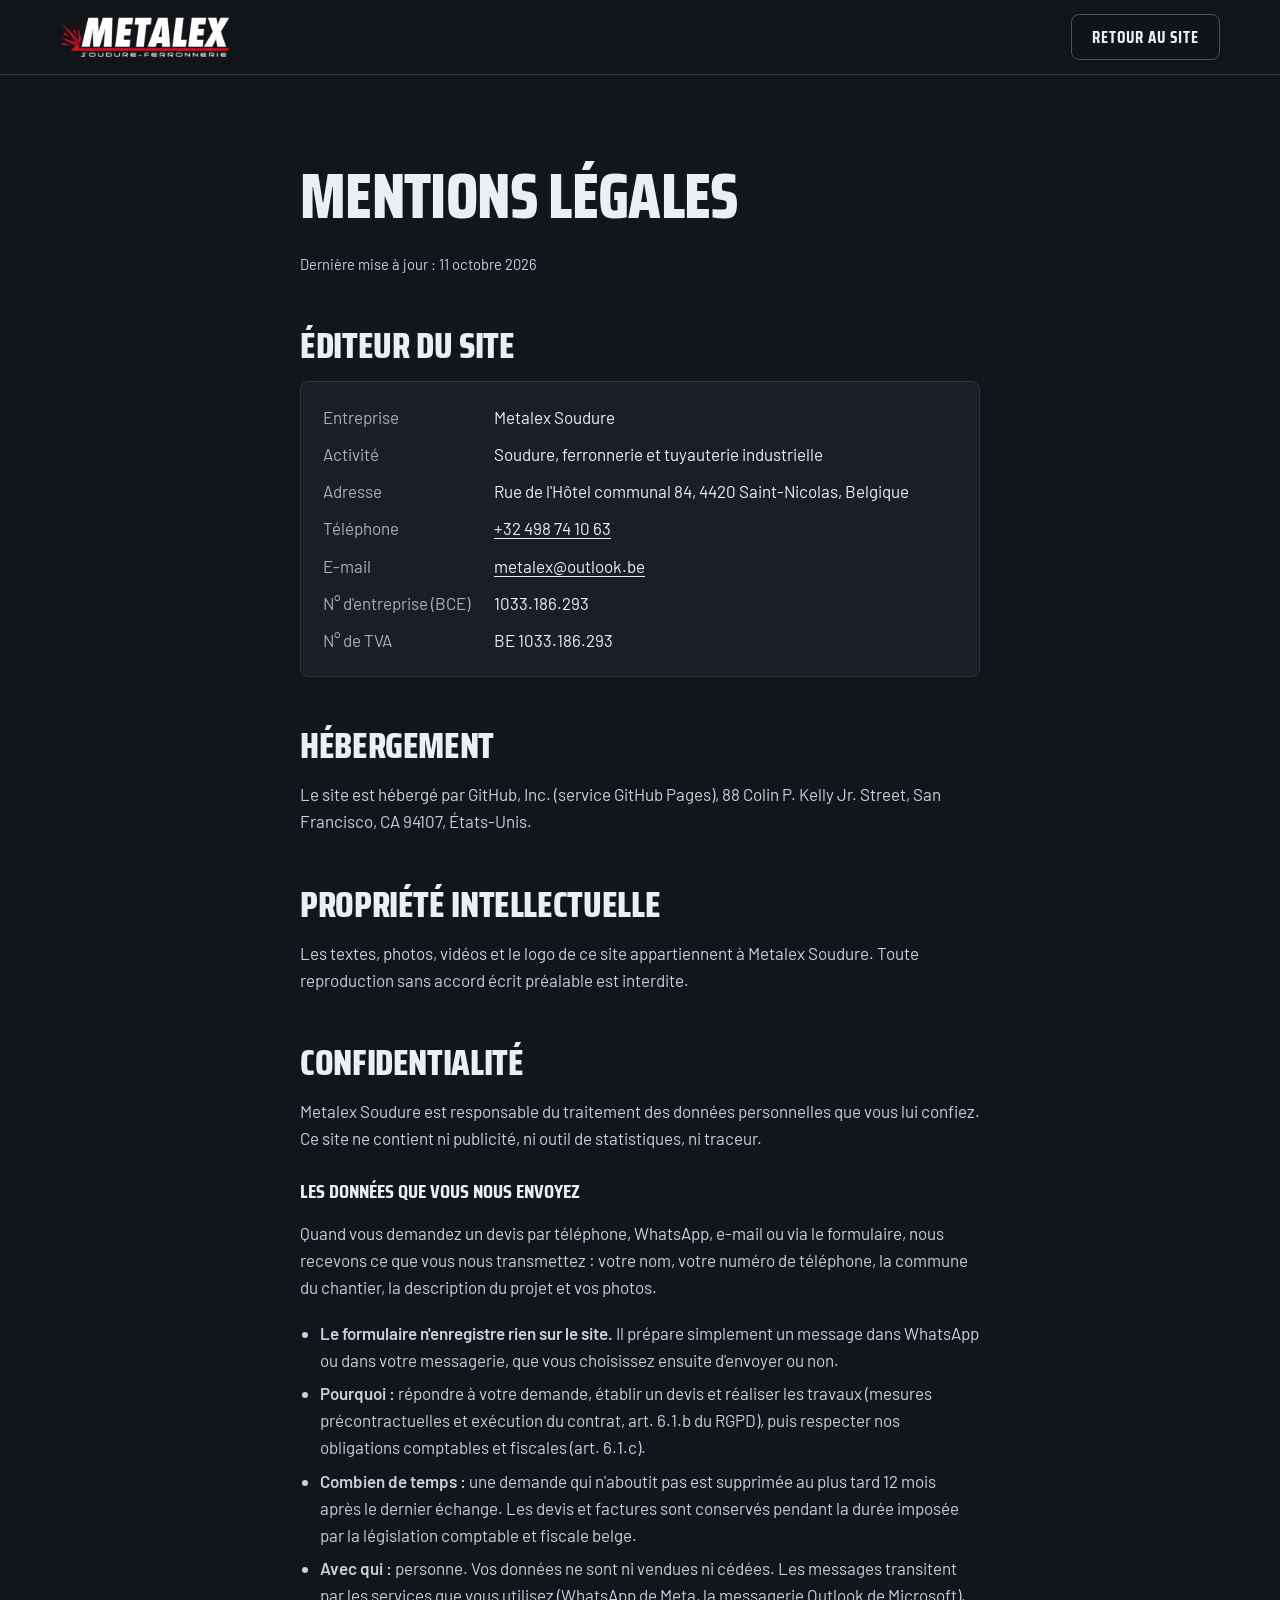
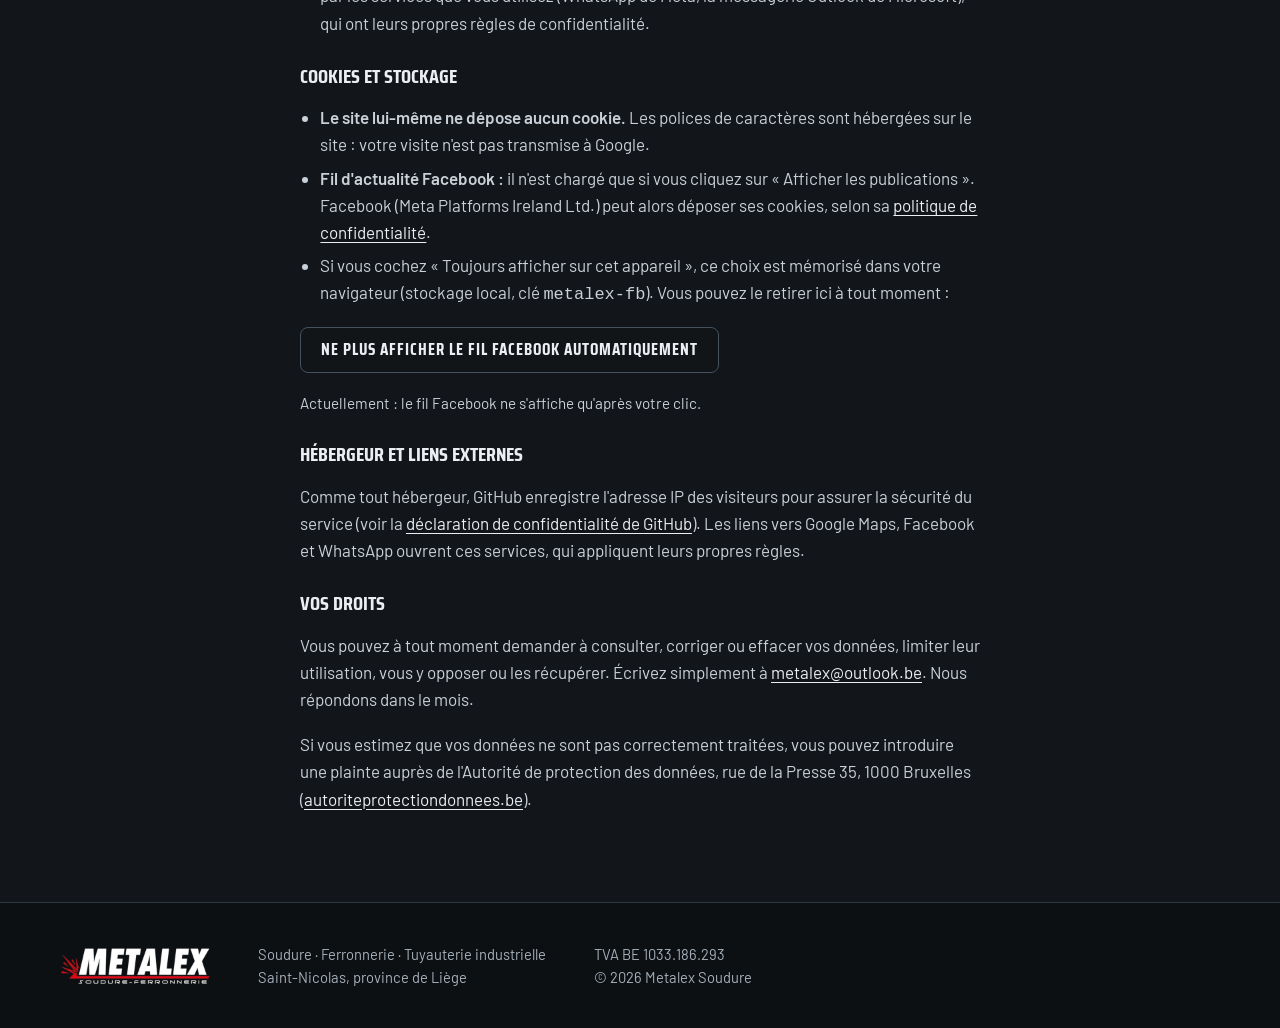
<file: mentions-legales.html>
<!doctype html>
<html lang="fr-BE">
<head>
<meta charset="utf-8">
<meta name="viewport" content="width=device-width, initial-scale=1, viewport-fit=cover">
<title>Mentions légales et confidentialité – Metalex Soudure</title>
<meta name="description" content="Mentions légales, politique de confidentialité et cookies du site de Metalex Soudure, Saint-Nicolas (Liège).">
<meta name="robots" content="noindex, follow">
<meta name="theme-color" content="#121519">
<link rel="icon" href="data:image/svg+xml,%3Csvg xmlns='http://www.w3.org/2000/svg' viewBox='0 0 64 64'%3E%3Crect width='64' height='64' rx='12' fill='%23121519'/%3E%3Cpath d='M14 46 22 18h8l4 14 6-14h8l-8 28h-7l4-15-7 15h-5l-3-15-4 15z' fill='%23eef1f4'/%3E%3Cpath d='M10 52h44' stroke='%23e0262c' stroke-width='4'/%3E%3C/svg%3E">
<link rel="stylesheet" href="fonts/fonts.css">
<link rel="stylesheet" href="style.css">
</head>
<body>

<header class="top">
  <div class="wrap top__in">
    <a class="top__logo" href="./" aria-label="Metalex Soudure, retour à l'accueil">
      <img src="images/logo-metalex-sm.png" alt="Metalex Soudure-Ferronnerie" width="450" height="107">
    </a>
    <a class="btn btn--line" href="./" style="margin-left:auto">Retour au site</a>
  </div>
</header>

<main class="legal">
  <div class="wrap legal__in">
    <h1>Mentions légales</h1>
    <p class="legal__updated">Dernière mise à jour : 11 octobre 2026</p>

    <h2>Éditeur du site</h2>
    <dl>
      <dt>Entreprise</dt><dd>Metalex Soudure</dd>
      <dt>Activité</dt><dd>Soudure, ferronnerie et tuyauterie industrielle</dd>
      <dt>Adresse</dt><dd>Rue de l'Hôtel communal 84, 4420 Saint-Nicolas, Belgique</dd>
      <dt>Téléphone</dt><dd><a href="tel:+32498741063">+32 498 74 10 63</a></dd>
      <dt>E-mail</dt><dd><a href="mailto:metalex@outlook.be">metalex@outlook.be</a></dd>
      <dt>N° d'entreprise (BCE)</dt><dd>1033.186.293</dd>
      <dt>N° de TVA</dt><dd>BE 1033.186.293</dd>
    </dl>

    <h2>Hébergement</h2>
    <p>Le site est hébergé par GitHub, Inc. (service GitHub Pages), 88 Colin P. Kelly Jr. Street, San Francisco, CA 94107, États-Unis.</p>

    <h2>Propriété intellectuelle</h2>
    <p>Les textes, photos, vidéos et le logo de ce site appartiennent à Metalex Soudure. Toute reproduction sans accord écrit préalable est interdite.</p>

    <h2 id="confidentialite">Confidentialité</h2>
    <p>Metalex Soudure est responsable du traitement des données personnelles que vous lui confiez. Ce site ne contient ni publicité, ni outil de statistiques, ni traceur.</p>

    <h3>Les données que vous nous envoyez</h3>
    <p>Quand vous demandez un devis par téléphone, WhatsApp, e-mail ou via le formulaire, nous recevons ce que vous nous transmettez : votre nom, votre numéro de téléphone, la commune du chantier, la description du projet et vos photos.</p>
    <ul>
      <li><strong>Le formulaire n'enregistre rien sur le site.</strong> Il prépare simplement un message dans WhatsApp ou dans votre messagerie, que vous choisissez ensuite d'envoyer ou non.</li>
      <li><strong>Pourquoi :</strong> répondre à votre demande, établir un devis et réaliser les travaux (mesures précontractuelles et exécution du contrat, art. 6.1.b du RGPD), puis respecter nos obligations comptables et fiscales (art. 6.1.c).</li>
      <li><strong>Combien de temps :</strong> une demande qui n'aboutit pas est supprimée au plus tard 12 mois après le dernier échange. Les devis et factures sont conservés pendant la durée imposée par la législation comptable et fiscale belge.</li>
      <li><strong>Avec qui :</strong> personne. Vos données ne sont ni vendues ni cédées. Les messages transitent par les services que vous utilisez (WhatsApp de Meta, la messagerie Outlook de Microsoft), qui ont leurs propres règles de confidentialité.</li>
    </ul>

    <h3>Cookies et stockage</h3>
    <ul>
      <li><strong>Le site lui-même ne dépose aucun cookie.</strong> Les polices de caractères sont hébergées sur le site : votre visite n'est pas transmise à Google.</li>
      <li><strong>Fil d'actualité Facebook :</strong> il n'est chargé que si vous cliquez sur « Afficher les publications ». Facebook (Meta Platforms Ireland Ltd.) peut alors déposer ses cookies, selon sa <a href="https://www.facebook.com/privacy/policy/" target="_blank" rel="noopener">politique de confidentialité</a>.</li>
      <li>Si vous cochez « Toujours afficher sur cet appareil », ce choix est mémorisé dans votre navigateur (stockage local, clé <code>metalex-fb</code>). Vous pouvez le retirer ici à tout moment :</li>
    </ul>
    <p><button type="button" class="btn btn--line" id="fb-revoke">Ne plus afficher le fil Facebook automatiquement</button></p>
    <p class="legal__status" id="fb-status" role="status"></p>

    <h3>Hébergeur et liens externes</h3>
    <p>Comme tout hébergeur, GitHub enregistre l'adresse IP des visiteurs pour assurer la sécurité du service (voir la <a href="https://docs.github.com/fr/site-policy/privacy-policies/github-general-privacy-statement" target="_blank" rel="noopener">déclaration de confidentialité de GitHub</a>). Les liens vers Google Maps, Facebook et WhatsApp ouvrent ces services, qui appliquent leurs propres règles.</p>

    <h3>Vos droits</h3>
    <p>Vous pouvez à tout moment demander à consulter, corriger ou effacer vos données, limiter leur utilisation, vous y opposer ou les récupérer. Écrivez simplement à <a href="mailto:metalex@outlook.be">metalex@outlook.be</a>. Nous répondons dans le mois.</p>
    <p>Si vous estimez que vos données ne sont pas correctement traitées, vous pouvez introduire une plainte auprès de l'Autorité de protection des données, rue de la Presse 35, 1000 Bruxelles (<a href="https://www.autoriteprotectiondonnees.be" target="_blank" rel="noopener">autoriteprotectiondonnees.be</a>).</p>
  </div>
</main>

<footer class="foot">
  <div class="wrap foot__in">
    <img class="foot__logo" src="images/logo-metalex-sm.png" alt="Metalex Soudure-Ferronnerie" width="450" height="107" loading="lazy">
    <p>Soudure · Ferronnerie · Tuyauterie industrielle<br>Saint-Nicolas, province de Liège</p>
    <p>TVA BE 1033.186.293<br>© 2026 Metalex Soudure</p>
  </div>
</footer>

<script>
(function () {
  var status = document.getElementById('fb-status');
  var saved = null;
  try { saved = localStorage.getItem('metalex-fb'); } catch (e) {}
  status.textContent = saved === 'ok'
    ? 'Actuellement : le fil Facebook s\'affiche automatiquement sur cet appareil.'
    : 'Actuellement : le fil Facebook ne s\'affiche qu\'après votre clic.';
  document.getElementById('fb-revoke').addEventListener('click', function () {
    try { localStorage.removeItem('metalex-fb'); } catch (e) {}
    status.textContent = 'C\'est fait : le fil Facebook ne se chargera plus sans votre accord.';
  });
})();
</script>
</body>
</html>
</file>
<file: fonts/fonts.css>
/* Polices hébergées sur le site (pas d'appel à Google Fonts) — Barlow & Saira Condensed, licence SIL OFL */
@font-face {
  font-family: 'Barlow';
  font-style: normal;
  font-weight: 400;
  font-display: swap;
  src: url(barlow-400-latin-ext.woff2) format('woff2');
  unicode-range: U+0100-02BA, U+02BD-02C5, U+02C7-02CC, U+02CE-02D7, U+02DD-02FF, U+0304, U+0308, U+0329, U+1D00-1DBF, U+1E00-1E9F, U+1EF2-1EFF, U+2020, U+20A0-20AB, U+20AD-20C4, U+2113, U+2C60-2C7F, U+A720-A7FF;
}
@font-face {
  font-family: 'Barlow';
  font-style: normal;
  font-weight: 400;
  font-display: swap;
  src: url(barlow-400-latin.woff2) format('woff2');
  unicode-range: U+0000-00FF, U+0131, U+0152-0153, U+02BB-02BC, U+02C6, U+02DA, U+02DC, U+0304, U+0308, U+0329, U+2000-206F, U+20AC, U+2122, U+2191, U+2193, U+2212, U+2215, U+FEFF, U+FFFD;
}
@font-face {
  font-family: 'Barlow';
  font-style: normal;
  font-weight: 500;
  font-display: swap;
  src: url(barlow-500-latin-ext.woff2) format('woff2');
  unicode-range: U+0100-02BA, U+02BD-02C5, U+02C7-02CC, U+02CE-02D7, U+02DD-02FF, U+0304, U+0308, U+0329, U+1D00-1DBF, U+1E00-1E9F, U+1EF2-1EFF, U+2020, U+20A0-20AB, U+20AD-20C4, U+2113, U+2C60-2C7F, U+A720-A7FF;
}
@font-face {
  font-family: 'Barlow';
  font-style: normal;
  font-weight: 500;
  font-display: swap;
  src: url(barlow-500-latin.woff2) format('woff2');
  unicode-range: U+0000-00FF, U+0131, U+0152-0153, U+02BB-02BC, U+02C6, U+02DA, U+02DC, U+0304, U+0308, U+0329, U+2000-206F, U+20AC, U+2122, U+2191, U+2193, U+2212, U+2215, U+FEFF, U+FFFD;
}
@font-face {
  font-family: 'Barlow';
  font-style: normal;
  font-weight: 600;
  font-display: swap;
  src: url(barlow-600-latin-ext.woff2) format('woff2');
  unicode-range: U+0100-02BA, U+02BD-02C5, U+02C7-02CC, U+02CE-02D7, U+02DD-02FF, U+0304, U+0308, U+0329, U+1D00-1DBF, U+1E00-1E9F, U+1EF2-1EFF, U+2020, U+20A0-20AB, U+20AD-20C4, U+2113, U+2C60-2C7F, U+A720-A7FF;
}
@font-face {
  font-family: 'Barlow';
  font-style: normal;
  font-weight: 600;
  font-display: swap;
  src: url(barlow-600-latin.woff2) format('woff2');
  unicode-range: U+0000-00FF, U+0131, U+0152-0153, U+02BB-02BC, U+02C6, U+02DA, U+02DC, U+0304, U+0308, U+0329, U+2000-206F, U+20AC, U+2122, U+2191, U+2193, U+2212, U+2215, U+FEFF, U+FFFD;
}
@font-face {
  font-family: 'Saira Condensed';
  font-style: normal;
  font-weight: 600;
  font-display: swap;
  src: url(saira-condensed-600-latin-ext.woff2) format('woff2');
  unicode-range: U+0100-02BA, U+02BD-02C5, U+02C7-02CC, U+02CE-02D7, U+02DD-02FF, U+0304, U+0308, U+0329, U+1D00-1DBF, U+1E00-1E9F, U+1EF2-1EFF, U+2020, U+20A0-20AB, U+20AD-20C4, U+2113, U+2C60-2C7F, U+A720-A7FF;
}
@font-face {
  font-family: 'Saira Condensed';
  font-style: normal;
  font-weight: 600;
  font-display: swap;
  src: url(saira-condensed-600-latin.woff2) format('woff2');
  unicode-range: U+0000-00FF, U+0131, U+0152-0153, U+02BB-02BC, U+02C6, U+02DA, U+02DC, U+0304, U+0308, U+0329, U+2000-206F, U+20AC, U+2122, U+2191, U+2193, U+2212, U+2215, U+FEFF, U+FFFD;
}
@font-face {
  font-family: 'Saira Condensed';
  font-style: normal;
  font-weight: 700;
  font-display: swap;
  src: url(saira-condensed-700-latin-ext.woff2) format('woff2');
  unicode-range: U+0100-02BA, U+02BD-02C5, U+02C7-02CC, U+02CE-02D7, U+02DD-02FF, U+0304, U+0308, U+0329, U+1D00-1DBF, U+1E00-1E9F, U+1EF2-1EFF, U+2020, U+20A0-20AB, U+20AD-20C4, U+2113, U+2C60-2C7F, U+A720-A7FF;
}
@font-face {
  font-family: 'Saira Condensed';
  font-style: normal;
  font-weight: 700;
  font-display: swap;
  src: url(saira-condensed-700-latin.woff2) format('woff2');
  unicode-range: U+0000-00FF, U+0131, U+0152-0153, U+02BB-02BC, U+02C6, U+02DA, U+02DC, U+0304, U+0308, U+0329, U+2000-206F, U+20AC, U+2122, U+2191, U+2193, U+2212, U+2215, U+FEFF, U+FFFD;
}
@font-face {
  font-family: 'Saira Condensed';
  font-style: normal;
  font-weight: 800;
  font-display: swap;
  src: url(saira-condensed-800-latin-ext.woff2) format('woff2');
  unicode-range: U+0100-02BA, U+02BD-02C5, U+02C7-02CC, U+02CE-02D7, U+02DD-02FF, U+0304, U+0308, U+0329, U+1D00-1DBF, U+1E00-1E9F, U+1EF2-1EFF, U+2020, U+20A0-20AB, U+20AD-20C4, U+2113, U+2C60-2C7F, U+A720-A7FF;
}
@font-face {
  font-family: 'Saira Condensed';
  font-style: normal;
  font-weight: 800;
  font-display: swap;
  src: url(saira-condensed-800-latin.woff2) format('woff2');
  unicode-range: U+0000-00FF, U+0131, U+0152-0153, U+02BB-02BC, U+02C6, U+02DA, U+02DC, U+0304, U+0308, U+0329, U+2000-206F, U+20AC, U+2122, U+2191, U+2193, U+2212, U+2215, U+FEFF, U+FFFD;
}
</file>
<file: style.css>
/* Metalex Soudure
   Monde : l'atelier le soir. Acier bleuté, rouge du logo, lumière d'arc.
   Couleurs : une seule couleur d'action (le rouge du logo) ; WhatsApp et Facebook n'apparaissent
   qu'en couleur d'icône, jamais en aplat, pour garder une palette acier + rouge cohérente.
   Layout : accueil en deux colonnes (promesse + raccourcis de demande / mosaïque de réalisations),
   bande de confiance, puis sections alternées « sol d'atelier » / « tôle ». */
:root {
  --ink: #121519;          /* fond, sol d'atelier */
  --steel: #1a1f25;        /* bandes alternées */
  --plate: #222931;        /* surfaces posées */
  --line: #2e3640;
  --line-hi: #46515e;
  --text: #ebeef2;
  --muted: #a5afba;
  --red: #e0262c;
  --red-hot: #ff4146;
  --arc: #9cccff;
  --spark: #ffb347;
  --fb: #166fe5;
  --wa: #25d366;
  --wa-ink: #05301a;

  --display: "Saira Condensed", "Barlow Condensed", "Arial Narrow", sans-serif;
  --body: "Barlow", "Segoe UI", Roboto, Helvetica, Arial, sans-serif;

  --r: 8px;
  --gutter: clamp(16px, 4vw, 40px);
  --ease: cubic-bezier(.16, 1, .3, 1);
  color-scheme: dark;
  accent-color: var(--red);
  scrollbar-color: var(--line-hi) var(--ink);
}

*, *::before, *::after { box-sizing: border-box; }
html { scroll-behavior: smooth; scroll-padding-top: 84px; -webkit-text-size-adjust: 100%; }
body {
  margin: 0;
  background: var(--ink);
  color: var(--text);
  font: 400 17px/1.6 var(--body);
  -webkit-font-smoothing: antialiased;
  caret-color: var(--red);
}
::selection { background: var(--red); color: #fff; }
img, video { max-width: 100%; display: block; }
a { color: inherit; text-underline-offset: 3px; text-decoration-thickness: 1px; }
svg { width: 1em; height: 1em; flex: none; }
:focus-visible { outline: 2px solid var(--arc); outline-offset: 3px; border-radius: 4px; }

h1, h2, h3 {
  font-family: var(--display);
  font-weight: 800;
  line-height: .98;
  letter-spacing: -.01em;
  text-transform: uppercase;
  text-wrap: balance;
  margin: 0;
}
h1 { font-size: clamp(2.7rem, 7.4vw, 5.6rem); font-style: italic; }
h2 { font-size: clamp(2.2rem, 5vw, 3.6rem); }
h3 { font-size: 1.6rem; font-weight: 700; letter-spacing: 0; }
p { margin: 0; }

.wrap { width: 100%; max-width: 1240px; margin-inline: auto; padding-inline: var(--gutter); }

.skip { position: absolute; left: -999px; top: 8px; background: var(--red); color: #fff; padding: 8px 14px; z-index: 60; }
.skip:focus { left: 8px; }

/* ---------- Boutons ---------- */
.btn {
  display: inline-flex; align-items: center; justify-content: center; gap: 10px;
  min-height: 46px; padding: 11px 20px;
  font: 700 1.05rem/1 var(--display); letter-spacing: .06em; text-transform: uppercase;
  text-decoration: none; color: var(--text);
  border-radius: var(--r); border: 1.5px solid transparent; cursor: pointer;
  transition: background-color .25s var(--ease), border-color .25s var(--ease), transform .25s var(--ease), box-shadow .25s var(--ease);
}
.btn svg { width: 19px; height: 19px; }
.btn:active { transform: translateY(1px); }
.btn--lg { min-height: 54px; padding: 14px 24px; font-size: 1.12rem; }
.btn--red { background: var(--red); color: #fff; box-shadow: 0 6px 18px -8px rgba(0, 0, 0, .55); }
.btn--red:hover { background: #c81f25; transform: translateY(-1px); box-shadow: 0 10px 24px -10px rgba(0, 0, 0, .6); }
.btn--line { border-color: var(--line-hi); background: rgba(18, 21, 25, .35); }
.btn--line:hover { border-color: var(--text); }
.btn--line svg:last-child { transition: transform .25s var(--ease); }
.btn--line:hover svg:last-child { transform: translateX(3px); }
.btn--wa, .btn--fb { background: var(--plate); color: var(--text); border-color: var(--line-hi); }
.btn--wa svg { color: var(--wa); }
.btn--fb svg { color: #4b95ff; }
.btn--wa:hover { border-color: var(--wa); background: #1f2b26; transform: translateY(-1px); }
.btn--fb:hover { border-color: #4b95ff; background: #1d2533; transform: translateY(-1px); }
.btn--xl { min-height: 64px; padding: 12px 26px 12px 22px; gap: 14px; }
.btn--xl svg { width: 24px; height: 24px; }
.btn--xl span { display: grid; gap: 3px; text-align: left; font-size: 1.15rem; }
.btn--xl small { font: 600 .95rem/1 var(--body); letter-spacing: .02em; text-transform: none; opacity: .9; font-variant-numeric: tabular-nums; }

.icon-btn {
  display: inline-grid; place-items: center; width: 44px; height: 44px;
  border-radius: 50%; border: 1.5px solid var(--line-hi); color: var(--text);
  transition: background-color .25s var(--ease), border-color .25s var(--ease);
}
.icon-btn svg { width: 20px; height: 20px; }
.icon-btn:hover { border-color: #4b95ff; color: #4b95ff; }

/* ---------- En-tête ---------- */
.top {
  position: sticky; top: 0; z-index: 30;
  background: rgba(18, 21, 25, .9);
  backdrop-filter: saturate(1.4) blur(10px);
  -webkit-backdrop-filter: saturate(1.4) blur(10px);
  border-bottom: 1px solid var(--line);
  padding-top: env(safe-area-inset-top, 0px);
}
.top__in { display: flex; align-items: center; gap: 22px; min-height: 74px; }
.top__logo img { width: 170px; height: auto; }
.nav { display: flex; gap: 24px; margin-left: auto; }
.nav a {
  position: relative; padding: 8px 0;
  font: 700 1.02rem/1 var(--display); letter-spacing: .08em; text-transform: uppercase;
  text-decoration: none; color: var(--muted); transition: color .2s;
}
.nav a::after {
  content: ""; position: absolute; left: 0; right: 0; bottom: 2px; height: 2px;
  background: var(--red); transform: scaleX(0); transform-origin: left; transition: transform .3s var(--ease);
}
.nav a:hover { color: var(--text); }
.nav a:hover::after { transform: scaleX(1); }
.top__call { min-height: 44px; padding: 10px 16px; }

/* ---------- Accueil ---------- */
.hero {
  position: relative; isolation: isolate; overflow: hidden;
  background:
    radial-gradient(55% 70% at 85% 30%, rgba(156, 204, 255, .10), transparent 70%),
    radial-gradient(40% 50% at 70% 85%, rgba(224, 38, 44, .10), transparent 70%),
    var(--ink);
}
.hero__grid {
  display: grid; grid-template-columns: minmax(0, 1.05fr) minmax(0, .95fr);
  gap: clamp(32px, 5vw, 72px); align-items: center;
  padding-block: clamp(32px, 4.5vw, 64px) clamp(32px, 4vw, 52px);
}
.hero__text { display: grid; gap: 22px; justify-items: start; min-width: 0; }
.hero h1 { position: relative; padding-bottom: 20px; font-size: clamp(2.6rem, 4.9vw, 4.1rem); max-width: 17ch; }
.hero h1 span:not(.bead) { display: block; color: var(--red-hot); }
.hero__lead { max-width: 46ch; font-size: 1.18rem; color: #d5dbe2; }

.quick { display: grid; gap: 12px; width: 100%; }
.quick__label { font-weight: 600; color: var(--text); }
.quick__grid { display: grid; grid-template-columns: repeat(2, minmax(0, 1fr)); gap: 10px; }
.quick__tile {
  display: flex; align-items: center; gap: 14px; min-height: 68px; padding: 12px 14px;
  border: 1.5px solid var(--line-hi); border-radius: var(--r); background: rgba(34, 41, 49, .7);
  color: var(--text); text-decoration: none;
  transition: border-color .2s, background-color .2s, transform .25s var(--ease);
}
.quick__ico { width: 30px; height: 30px; color: var(--red-hot); flex: none; }
.quick__name { display: grid; gap: 2px; font: 700 1.2rem/1 var(--display); text-transform: uppercase; letter-spacing: .03em; }
.quick__name small { font: 500 .88rem/1.2 var(--body); text-transform: none; letter-spacing: 0; color: var(--muted); }
.quick__go { margin-left: auto; width: 18px; height: 18px; color: var(--muted); transition: transform .25s var(--ease), color .2s; }
.quick__tile:hover { border-color: var(--red); background: rgba(224, 38, 44, .08); transform: translateY(-2px); }
.quick__tile:hover .quick__go { color: var(--text); transform: translateX(3px); }

.hero__cta { display: flex; flex-wrap: wrap; align-items: center; gap: 16px 24px; }
.hero__proof { display: grid; gap: 6px; max-width: 34ch; color: #d5dbe2; text-decoration: none; font-size: .95rem; line-height: 1.45; }
.hero__proof em { display: block; font-style: normal; color: var(--muted); margin-top: 2px; }
.hero__proof:hover span:last-child { text-decoration: underline; text-underline-offset: 3px; }

.hero__media {
  position: relative; display: grid; gap: 12px;
  grid-template-columns: 1.15fr 1fr; grid-template-rows: 1fr 1fr;
  aspect-ratio: 1 / 1.02; min-width: 0;
}
.hm { position: relative; margin: 0; overflow: hidden; border-radius: 12px; background: var(--plate); box-shadow: 0 24px 48px -24px rgba(0, 0, 0, .7); }
.hm img { position: absolute; inset: 0; width: 100%; height: 100%; object-fit: cover; }
.hm--a { grid-row: 1 / 3; }
.hm figcaption {
  position: absolute; left: 10px; bottom: 10px; padding: 6px 10px; border-radius: 6px;
  background: rgba(12, 14, 17, .78); font: 700 .85rem/1 var(--display); letter-spacing: .06em; text-transform: uppercase;
}
.hm-badge {
  position: absolute; left: -18px; top: 26px; display: flex; align-items: center; gap: 10px;
  padding: 10px 16px 10px 12px; border-radius: 999px; background: var(--red); color: #fff;
  box-shadow: 0 12px 28px -10px rgba(0, 0, 0, .65);
}
.hm-badge svg { width: 22px; height: 22px; }
.hm-badge span { display: grid; font: 600 .78rem/1.15 var(--body); }
.hm-badge strong { font: 800 1.05rem/1 var(--display); text-transform: uppercase; letter-spacing: .04em; }

.trust {
  list-style: none; margin: 0 auto; display: grid; grid-template-columns: repeat(4, minmax(0, 1fr));
  gap: 0; padding-block: 0 clamp(32px, 4vw, 48px);
}
.trust li {
  display: flex; align-items: flex-start; gap: 12px; padding: 18px 20px 0 0; margin-right: 20px;
  border-top: 1px solid var(--line); color: var(--muted); font-size: .95rem; line-height: 1.4;
}
.trust svg { width: 22px; height: 22px; flex: none; color: var(--red-hot); margin-top: 1px; }
.trust strong { color: var(--text); font-weight: 600; }

/* Le cordon de soudure : se dépose sous le titre, la pointe passe du blanc au rouge en refroidissant */
.bead {
  position: absolute; left: 0; bottom: 0; width: min(100%, 360px); height: 5px; border-radius: 3px;
  background: var(--red);
  transform-origin: left;
}
.bead::after {
  content: ""; position: absolute; right: -4px; top: 50%; width: 14px; height: 14px; margin-top: -7px; border-radius: 50%;
  background: var(--red); opacity: 0;
}
@media (prefers-reduced-motion: no-preference) {
  .bead { animation: bead-run 1.6s var(--ease) .25s both; }
  .bead::after { animation: bead-tip 1.6s ease-out .25s both; }
  @keyframes bead-run {
    from { transform: scaleX(0); background: linear-gradient(90deg, var(--red) 60%, var(--spark) 90%, #fff); }
    to   { transform: scaleX(1); }
  }
  @keyframes bead-tip {
    0%   { opacity: 1; background: #fff; box-shadow: 0 2px 18px 6px rgba(156, 204, 255, .8), 0 0 40px 12px rgba(255, 179, 71, .45); }
    60%  { opacity: 1; background: var(--spark); box-shadow: 0 2px 12px 3px rgba(255, 179, 71, .5); }
    100% { opacity: 0; background: var(--red); box-shadow: none; }
  }
}

/* ---------- Sections ---------- */
.section { padding-block: clamp(72px, 9vw, 120px); }
.section--steel { background: var(--steel); border-block: 1px solid var(--line); }
.head { display: grid; gap: 16px; margin-bottom: clamp(32px, 4vw, 48px); max-width: 780px; }
.head--row { max-width: none; grid-template-columns: 1fr auto; align-items: end; }
.head__lead { color: var(--muted); max-width: 60ch; font-size: 1.1rem; }

/* ---------- Galerie ---------- */
.gal-bar { display: flex; align-items: center; justify-content: space-between; gap: 16px; margin-bottom: 22px; }
.filters { display: flex; flex-wrap: wrap; gap: 10px; min-width: 0; }
.car-nav { display: flex; gap: 10px; flex: none; }
.car-btn {
  display: grid; place-items: center; width: 48px; height: 48px; border-radius: 50%;
  border: 1.5px solid var(--line-hi); background: transparent; color: var(--text); cursor: pointer;
  transition: background-color .2s, border-color .2s, opacity .2s;
}
.car-btn svg { width: 22px; height: 22px; }
.car-btn:hover:not(:disabled) { background: var(--red); border-color: var(--red); }
.car-btn:disabled { opacity: .3; cursor: default; }
.chip {
  display: inline-flex; align-items: center; gap: 10px; min-height: 42px; padding: 8px 14px 8px 16px;
  font: 700 .98rem/1 var(--display); letter-spacing: .05em; text-transform: uppercase;
  color: var(--muted); background: transparent; border: 1.5px solid var(--line-hi); border-radius: 999px;
  cursor: pointer; transition: color .2s, background-color .25s var(--ease), border-color .25s var(--ease);
}
.chip span {
  min-width: 24px; padding: 3px 7px; border-radius: 999px; background: var(--plate);
  font: 600 .78rem/1 var(--body); color: var(--muted); font-variant-numeric: tabular-nums; text-align: center;
}
.chip:hover { color: var(--text); border-color: var(--text); }
.chip.is-on { background: var(--text); border-color: var(--text); color: var(--ink); }
.chip.is-on span { background: var(--red); color: #fff; }

.carousel {
  --h: clamp(300px, 30vw, 400px);
  display: flex; gap: 12px;
  overflow-x: auto; overscroll-behavior-x: contain;
  scroll-snap-type: x mandatory; scroll-padding-inline: var(--gutter);
  margin-inline: calc(var(--gutter) * -1); padding: 2px var(--gutter) 4px;
  scrollbar-width: none;
}
.carousel::-webkit-scrollbar { display: none; }
.carousel:focus-visible { outline: 2px solid var(--arc); outline-offset: 2px; }
.tile {
  position: relative; margin: 0; overflow: hidden; cursor: zoom-in; flex: none;
  height: var(--h); aspect-ratio: 4 / 5; scroll-snap-align: start;
  border-radius: var(--r); background: var(--plate);
}
.tile--wide { aspect-ratio: 4 / 3; }
.tile img, .tile video { position: absolute; inset: 0; width: 100%; height: 100%; object-fit: cover; transition: transform .7s var(--ease), filter .5s; }
.tile:hover img, .tile:hover video, .tile:focus-visible img { transform: scale(1.04); }
.tile figcaption {
  position: absolute; inset: auto 0 0 0; padding: 48px 16px 14px;
  font: 700 1.08rem/1.1 var(--display); letter-spacing: .03em; text-transform: uppercase;
  background: linear-gradient(transparent, rgba(12, 14, 17, .88));
  transform: translateY(6px); opacity: .92; transition: transform .4s var(--ease), opacity .4s;
}
.tile:hover figcaption, .tile:focus-visible figcaption { transform: none; opacity: 1; }
.tile__play {
  position: absolute; top: 12px; left: 12px;
  display: inline-flex; align-items: center; gap: 6px; padding: 6px 11px 6px 9px; border-radius: 999px;
  background: rgba(12, 14, 17, .7); backdrop-filter: blur(6px); -webkit-backdrop-filter: blur(6px);
  font: 700 .82rem/1 var(--display); letter-spacing: .1em; text-transform: uppercase;
}
.tile__play svg { color: var(--red-hot); width: 14px; height: 14px; }
.tile.is-in { animation: tile-in .5s var(--ease); }
@keyframes tile-in { from { opacity: .3; transform: scale(.97); } }
.cta-strip {
  margin-top: clamp(28px, 4vw, 44px);
  display: flex; flex-wrap: wrap; align-items: center; justify-content: space-between; gap: 20px 32px;
  padding: clamp(22px, 3vw, 32px) clamp(22px, 3.5vw, 40px);
  border-radius: var(--r); border: 1px solid var(--line-hi);
  background:
    radial-gradient(90% 140% at 100% 0%, rgba(224, 38, 44, .22), transparent 60%),
    var(--steel);
}
.cta-strip__text { display: grid; gap: 6px; max-width: 52ch; }
.cta-strip__title { font: italic 800 clamp(1.7rem, 3vw, 2.3rem)/1 var(--display); text-transform: uppercase; }
.cta-strip__text p:last-child { color: #c9d0d8; }
.cta-strip__actions { display: flex; flex-wrap: wrap; gap: 12px; }
.car-progress { position: relative; height: 3px; margin-top: 18px; border-radius: 2px; background: var(--line); overflow: hidden; }
.car-progress span { position: absolute; left: 0; top: 0; bottom: 0; width: 20%; border-radius: 2px; background: var(--red); transition: transform .15s linear; }
.grid__more { margin-top: 22px; color: var(--muted); }
.grid__more a { color: var(--text); }

/* ---------- Avant / après ---------- */
.ba-wrap {
  display: grid; grid-template-columns: minmax(0, 6fr) minmax(0, 5fr);
  grid-template-areas: "slider head" "slider side";
  grid-template-rows: auto 1fr; column-gap: clamp(28px, 5vw, 72px); align-items: start;
}
.ba-head { grid-area: head; margin-bottom: 24px; }
.ba-wrap > .ba { grid-area: slider; }
.ba-side { grid-area: side; display: grid; gap: 18px; justify-items: start; align-content: start; }
.ba-picks { list-style: none; margin: 0; padding: 0; width: 100%; display: grid; grid-template-columns: repeat(2, minmax(0, 1fr)); gap: 10px; }
.ba-pick {
  width: 100%; display: flex; align-items: center; gap: 12px; padding: 8px 12px 8px 8px; text-align: left;
  font: 700 1rem/1.15 var(--display); letter-spacing: .03em; text-transform: uppercase; color: var(--muted);
  background: var(--ink); border: 1.5px solid var(--line); border-radius: var(--r); cursor: pointer;
  transition: border-color .2s, color .2s, background-color .2s;
}
.ba-pick img { width: 52px; height: 52px; flex: none; object-fit: cover; border-radius: 6px; filter: grayscale(.6); transition: filter .3s; }
.ba-pick:hover { color: var(--text); border-color: var(--line-hi); }
.ba-pick.is-on { color: var(--text); border-color: var(--red); background: rgba(224, 38, 44, .1); }
.ba-pick.is-on img { filter: none; }
.ba-text { color: #c9d0d8; max-width: 52ch; min-height: 3.2em; }
.ba.is-in img { animation: tile-in .45s var(--ease); }

.ba {
  --pos: 50%;
  position: relative; overflow: hidden; border-radius: var(--r); background: var(--plate);
  aspect-ratio: 1 / 1; user-select: none; touch-action: pan-y;
}
.ba img { position: absolute; inset: 0; width: 100%; height: 100%; object-fit: cover; pointer-events: none; }
.ba__before { clip-path: inset(0 calc(100% - var(--pos)) 0 0); }
.ba::after {
  content: ""; position: absolute; top: 0; bottom: 0; left: var(--pos); width: 3px; margin-left: -1.5px;
  background: #fff; box-shadow: 0 0 0 1px rgba(0, 0, 0, .25), 0 0 18px rgba(0, 0, 0, .45); pointer-events: none;
}
.ba__handle {
  position: absolute; top: 50%; left: var(--pos); z-index: 2; transform: translate(-50%, -50%);
  display: flex; align-items: center; justify-content: center; gap: 0;
  width: 52px; height: 52px; border-radius: 50%;
  background: var(--red); color: #fff; border: 3px solid #fff;
  box-shadow: 0 6px 18px rgba(0, 0, 0, .45); pointer-events: none;
  transition: transform .2s var(--ease);
}
.ba__handle svg { width: 16px; height: 16px; }
.ba:hover .ba__handle { transform: translate(-50%, -50%) scale(1.08); }
.ba__tag {
  position: absolute; top: 12px; z-index: 1; padding: 6px 11px; border-radius: 999px;
  font: 700 .82rem/1 var(--display); letter-spacing: .12em; text-transform: uppercase;
  background: rgba(12, 14, 17, .75); color: #fff; pointer-events: none;
}
.ba__tag--before { left: 12px; }
.ba__tag--after { right: 12px; background: var(--red); }
.ba__range {
  position: absolute; inset: 0; z-index: 3; width: 100%; height: 100%; margin: 0;
  opacity: 0; cursor: ew-resize; touch-action: pan-y; -webkit-appearance: none; appearance: none;
}
.ba__range:focus-visible + * , .ba:has(.ba__range:focus-visible) { outline: 2px solid var(--arc); outline-offset: 3px; }

/* ---------- Visionneuse ---------- */
.viewer {
  width: 100vw; height: 100dvh; max-width: none; max-height: none; margin: 0; padding: 0;
  border: 0; background: rgba(10, 12, 14, .96); color: var(--text);
}
.viewer::backdrop { background: rgba(10, 12, 14, .8); }
.viewer[open] { display: grid; grid-template-rows: 1fr auto; animation: viewer-in .35s var(--ease); }
@keyframes viewer-in { from { opacity: 0; } }
.viewer__stage { display: grid; place-items: center; min-height: 0; padding: 64px clamp(16px, 7vw, 96px) 8px; }
.viewer__stage video { height: calc(100dvh - 150px); aspect-ratio: 720 / 1218; background: #000; }
.viewer__stage img { height: auto; }
.viewer__stage img, .viewer__stage video {
  max-width: 100%; max-height: calc(100dvh - 150px); width: auto; border-radius: var(--r);
  box-shadow: 0 30px 80px -20px rgba(0, 0, 0, .8);
}
.viewer__bar {
  display: flex; justify-content: center; align-items: baseline; gap: 16px; padding: 14px 16px calc(20px + env(safe-area-inset-bottom, 0px));
}
.viewer__cap { font: 700 1.25rem/1.2 var(--display); text-transform: uppercase; letter-spacing: .04em; }
.viewer__count { color: var(--muted); font-size: .92rem; font-variant-numeric: tabular-nums; }
.viewer__wa { align-self: center; min-height: 42px; padding: 9px 16px; font-size: .98rem; margin-left: 8px; }
.viewer__btn {
  position: absolute; display: grid; place-items: center; width: 48px; height: 48px; border-radius: 50%;
  border: 1.5px solid var(--line-hi); background: rgba(26, 31, 37, .85); color: var(--text); cursor: pointer;
  transition: background-color .2s, border-color .2s;
}
.viewer__btn svg { width: 22px; height: 22px; }
.viewer__btn:hover { background: var(--red); border-color: var(--red); }
.viewer__btn--prev { left: clamp(10px, 2vw, 28px); top: 50%; margin-top: -40px; }
.viewer__btn--next { right: clamp(10px, 2vw, 28px); top: 50%; margin-top: -40px; }
.viewer__btn--close { right: 16px; top: calc(14px + env(safe-area-inset-top, 0px)); }

/* ---------- Services ---------- */
.services { list-style: none; margin: 0; padding: 0; display: grid; grid-template-columns: repeat(4, minmax(0, 1fr)); gap: clamp(14px, 2vw, 22px); }
.svc { display: grid; grid-template-rows: auto 1fr auto; gap: 14px; min-width: 0; }
.svc__media { display: block; padding: 0; border: 0; cursor: pointer; overflow: hidden; border-radius: 12px; aspect-ratio: 4 / 3; background: var(--plate); }
.svc__media img { width: 100%; height: 100%; object-fit: cover; transition: transform .6s var(--ease); }
.svc__media:hover img, .svc__media:focus-visible img { transform: scale(1.05); }
.svc__body { display: grid; gap: 6px; align-content: start; }
.svc__body h3 { font-size: 1.45rem; }
.svc__body p { color: var(--muted); font-size: .98rem; }
.svc__actions { display: flex; flex-wrap: wrap; gap: 4px 18px; padding-top: 12px; border-top: 1px solid var(--line); }
.svc__link, .svc__price {
  display: inline-flex; align-items: center; gap: 8px; padding: 6px 0; min-height: 36px;
  font: 700 .95rem/1 var(--display); letter-spacing: .06em; text-transform: uppercase;
  color: var(--text); background: none; border: 0; cursor: pointer; white-space: nowrap; text-decoration: none;
}
.svc__link svg { color: var(--red-hot); width: 16px; height: 16px; transition: transform .25s var(--ease); }
.svc__link:hover svg { transform: translateX(4px); }
.svc__price { color: var(--muted); }
.svc__price svg { color: var(--wa); width: 16px; height: 16px; }
.svc__price:hover { color: var(--text); }

/* ---------- L'artisan ---------- */
.about__in { display: grid; grid-template-columns: minmax(0, 5fr) minmax(0, 7fr); gap: clamp(32px, 6vw, 88px); align-items: center; }
.about__photo { margin: 0; position: relative; border-radius: var(--r); overflow: hidden; aspect-ratio: 4 / 5; background: var(--plate); }
.about__photo img { width: 100%; height: 100%; object-fit: cover; object-position: 40% 50%; }
.about__photo figcaption {
  position: absolute; inset: auto 0 0 0; padding: 72px 24px 22px;
  font: italic 800 clamp(1.35rem, 2.2vw, 1.75rem)/1.1 var(--display); text-transform: uppercase; text-wrap: balance;
  background: linear-gradient(transparent, rgba(12, 14, 17, .92) 55%);
}
.about__text { display: grid; gap: 18px; }
.about__text h2 span { display: block; color: var(--red-hot); font-style: italic; }
.about__text p { color: #c9d0d8; max-width: 62ch; }
.about__text .about__lead { color: var(--text); font-size: 1.2rem; }
.creds { margin: 12px 0 0; display: grid; border-top: 1px solid var(--line); }
.creds div { display: grid; grid-template-columns: 150px minmax(0, 1fr); gap: 16px; padding-block: 12px; border-bottom: 1px solid var(--line); }
.creds dt { font: 700 .95rem/1.5 var(--display); letter-spacing: .1em; text-transform: uppercase; color: var(--muted); }
.creds dd { margin: 0; }

/* ---------- Déroulement ---------- */
.steps {
  list-style: none; margin: 0; padding: 0;
  display: grid; grid-template-columns: repeat(4, minmax(0, 1fr)); gap: clamp(20px, 3vw, 36px);
  position: relative;
}
/* le cordon qui relie les étapes */
.steps::before {
  content: ""; position: absolute; left: 30px; right: 30px; top: 30px; height: 3px; border-radius: 2px;
  background: linear-gradient(90deg, var(--red), var(--red) 70%, var(--line-hi));
}
.step { position: relative; display: grid; gap: 12px; align-content: start; }
.step__n {
  display: grid; place-items: center; width: 62px; height: 62px; border-radius: 50%;
  background: var(--ink); border: 3px solid var(--red);
  font: italic 800 1.9rem/1 var(--display); color: var(--text);
  margin-bottom: 8px;
}
.step h3 { font-size: 1.45rem; }
.step p { color: var(--muted); }
.steps__cta { display: flex; flex-wrap: wrap; align-items: center; gap: 14px 22px; margin-top: clamp(36px, 5vw, 56px); color: var(--muted); }
.steps__cta a:not(.btn) { color: var(--text); font-weight: 600; white-space: nowrap; }

/* ---------- Avis ---------- */
.reviews { display: grid; grid-template-columns: repeat(auto-fit, minmax(min(100%, 340px), 1fr)); gap: 20px; }
.review {
  margin: 0; padding: clamp(24px, 3vw, 36px); display: grid; gap: 18px; align-content: start;
  background: var(--steel); border: 1px solid var(--line); border-radius: var(--r);
}
.review p { font-size: 1.14rem; line-height: 1.6; }
.review footer { display: flex; flex-wrap: wrap; gap: 4px 12px; align-items: baseline; color: var(--muted); font-size: .95rem; margin-top: auto; }
.review footer strong { color: var(--text); font-weight: 600; }
.stars { display: inline-flex; gap: 3px; color: var(--spark); }
.stars svg { width: 18px; height: 18px; }

/* ---------- Questions fréquentes ---------- */
.faq { display: grid; grid-template-columns: minmax(0, 5fr) minmax(0, 7fr); gap: clamp(28px, 6vw, 80px); align-items: start; }
.faq .head { position: sticky; top: 110px; margin-bottom: 0; }
.faq__cta { display: flex; flex-wrap: wrap; gap: 10px; margin-top: 6px; }
.faq__list { border-top: 1px solid var(--line); }
.qa { border-bottom: 1px solid var(--line); }
.qa summary {
  display: flex; justify-content: space-between; align-items: center; gap: 16px;
  padding: 20px 0; cursor: pointer; list-style: none;
  font: 700 1.35rem/1.25 var(--display); letter-spacing: .005em;
}
.qa summary::-webkit-details-marker { display: none; }
.qa summary svg { width: 20px; height: 20px; color: var(--red-hot); transition: transform .3s var(--ease); }
.qa[open] summary svg { transform: rotate(90deg); }
.qa summary:hover { color: #fff; }
.qa p { padding: 0 0 22px; color: #c9d0d8; max-width: 62ch; }
.qa p a { color: var(--text); }

/* ---------- Actualités ---------- */
.news { display: grid; grid-template-columns: minmax(0, 1fr) minmax(0, 520px); gap: clamp(32px, 6vw, 80px); align-items: start; }
.news__intro { display: grid; gap: 18px; position: sticky; top: 110px; }
.news__actions { display: flex; flex-wrap: wrap; gap: 12px; margin-top: 6px; }
.feed { display: grid; gap: 14px; justify-items: center; }
.feed iframe { width: 100%; max-width: 500px; height: 640px; border-radius: var(--r); background: #fff; }
.feed__gate {
  width: 100%; min-height: 420px; padding: 36px 28px;
  display: grid; place-content: center; justify-items: center; gap: 16px; text-align: center;
  border: 1.5px dashed var(--line-hi); border-radius: var(--r);
  background: radial-gradient(120% 80% at 50% 0%, rgba(24, 119, 242, .12), transparent 60%), var(--ink);
}
.feed__mark { width: 52px; height: 52px; color: var(--fb); }
.feed__title { font: 700 1.5rem/1.1 var(--display); text-transform: uppercase; }
.feed__note { max-width: 40ch; color: var(--muted); font-size: .95rem; }
.feed__remember { display: inline-flex; align-items: center; gap: 8px; color: var(--muted); font-size: .9rem; cursor: pointer; }
.feed__remember input { width: 18px; height: 18px; }
.feed__fallback { display: inline-flex; align-items: center; gap: 8px; color: var(--muted); font-size: .95rem; }
.feed__fallback:hover { color: var(--text); }
.feed__fallback svg { width: 16px; height: 16px; }

/* ---------- Contact ---------- */
.contact__in { display: grid; grid-template-columns: minmax(0, 1fr) minmax(0, 1.05fr); gap: clamp(36px, 6vw, 88px); align-items: start; }
.contact__info { display: grid; gap: 18px; }
.phone {
  font: italic 800 clamp(2.8rem, 6.4vw, 4.4rem)/1 var(--display);
  color: var(--red-hot); text-decoration: none; letter-spacing: -.005em;
  font-variant-numeric: tabular-nums; margin-block: 6px; width: fit-content;
  transition: color .2s;
}
.phone:hover { color: #fff; }
.facts { list-style: none; margin: 0; padding: 0; display: grid; }
.facts li { display: flex; gap: 14px; align-items: center; padding-block: 14px; border-top: 1px solid var(--line); min-width: 0; }
.facts li:last-child { border-bottom: 1px solid var(--line); }
.facts svg { width: 20px; height: 20px; color: var(--muted); }
.facts a { overflow-wrap: anywhere; text-decoration-color: var(--line-hi); }
.facts a:hover { text-decoration-color: var(--red-hot); }

.form {
  display: grid; gap: 18px; padding: clamp(22px, 3vw, 36px);
  background: var(--steel); border: 1px solid var(--line); border-radius: var(--r);
}
.form h3 { font-size: 1.8rem; }
.form__row { display: grid; grid-template-columns: repeat(2, minmax(0, 1fr)); gap: 18px; }
.field { display: grid; gap: 7px; min-width: 0; }
.field label { font: 700 .9rem/1 var(--display); letter-spacing: .1em; text-transform: uppercase; color: var(--muted); }
.field input, .field select, .field textarea {
  width: 100%; font: inherit; color: var(--text);
  background: var(--ink); border: 1.5px solid var(--line); border-radius: var(--r);
  padding: 12px 14px; transition: border-color .2s, box-shadow .2s;
}
.field textarea { resize: vertical; min-height: 120px; }
.field ::placeholder { color: #8893a0; }
.field input:hover, .field select:hover, .field textarea:hover { border-color: var(--line-hi); }
.field input:focus, .field select:focus, .field textarea:focus { outline: none; border-color: var(--arc); box-shadow: 0 0 0 3px rgba(156, 204, 255, .18); }
.form__err { color: var(--red-hot); font-weight: 500; }
.form__note { color: var(--muted); font-size: .92rem; }
.form__send { display: flex; flex-wrap: wrap; gap: 12px; }
.contact__wa { width: fit-content; }

/* ---------- Pied de page ---------- */
.foot { border-top: 1px solid var(--line); background: #0d1013; }
.foot__in { display: flex; flex-wrap: wrap; align-items: center; gap: 20px 48px; padding-block: 40px; color: var(--muted); font-size: .92rem; line-height: 1.55; }
.foot__logo { width: 150px; height: auto; }
.foot .btn { margin-left: auto; }
.foot a:not(.btn) { color: var(--text); }

.callbar { display: none; }

/* ---------- Tablette ---------- */
@media (max-width: 1020px) {
  .nav { display: none; }
  .icon-btn { margin-left: auto; }
  .news, .contact__in, .about__in, .faq { grid-template-columns: minmax(0, 1fr); }
  .hero__grid { grid-template-columns: minmax(0, 1fr); }
  .hero__media { aspect-ratio: 16 / 10; max-width: 720px; width: 100%; }
  .hm-badge { left: 12px; top: 12px; }
  .trust { grid-template-columns: repeat(2, minmax(0, 1fr)); row-gap: 14px; }
  .services { grid-template-columns: repeat(2, minmax(0, 1fr)); row-gap: 32px; }
  .faq .head { position: static; }
  .about__photo { max-width: 520px; aspect-ratio: 4 / 3; }
  .news__intro { position: static; }
  .steps { grid-template-columns: repeat(2, minmax(0, 1fr)); row-gap: 40px; }
  .ba-wrap { grid-template-columns: minmax(0, 1fr); grid-template-areas: "head" "slider" "side"; }
  .ba-wrap > .ba { max-width: 620px; width: 100%; margin-bottom: 20px; }
  .steps::before { display: none; }
}

/* ---------- Mobile ---------- */
@media (max-width: 640px) {
  body { font-size: 16px; padding-bottom: calc(64px + env(safe-area-inset-bottom, 0px)); }
  .top__in { min-height: 64px; gap: 12px; }
  .top__logo img { width: 138px; }
  .top__call { display: none; }
  .hero__cta { width: 100%; }
  .hero__cta .btn { flex: 1 1 100%; justify-content: center; }
  .hero__grid { padding-block: 28px 28px; gap: 28px; }
  .hero h1 { font-size: clamp(2.3rem, 10.5vw, 3rem); }
  .hero__lead { font-size: 1.05rem; }
  .quick__tile { min-height: 62px; padding: 10px 10px; gap: 10px; }
  .quick__ico { width: 24px; height: 24px; }
  .quick__name { font-size: 1.05rem; }
  .quick__name small { font-size: .78rem; }
  .quick__go { display: none; }
  .hero__media { aspect-ratio: 4 / 3; gap: 8px; }
  .hm-badge { padding: 7px 12px 7px 9px; }
  .hm-badge strong { font-size: .9rem; }
  .hm figcaption { font-size: .72rem; left: 6px; bottom: 6px; padding: 5px 7px; }
  .trust { grid-template-columns: minmax(0, 1fr); row-gap: 0; }
  .trust li { padding: 12px 0; margin: 0; }
  .services { display: flex; overflow-x: auto; scroll-snap-type: x mandatory; scroll-padding-inline: var(--gutter); gap: 14px; margin-inline: calc(var(--gutter) * -1); padding-inline: var(--gutter); scrollbar-width: none; }
  .services::-webkit-scrollbar { display: none; }
  .svc { flex: none; width: 78vw; scroll-snap-align: start; }
  .head--row { grid-template-columns: minmax(0, 1fr); align-items: start; }
  .head--row .btn { justify-self: start; }
  .filters { flex-wrap: nowrap; overflow-x: auto; margin-inline: calc(var(--gutter) * -1); padding-inline: var(--gutter); scrollbar-width: none; }
  .filters::-webkit-scrollbar { display: none; }
  .chip { flex: none; }
  .gal-bar { margin-bottom: 16px; }
  .car-nav { display: none; }
  .carousel { --h: min(96vw, 420px); gap: 10px; }
  .tile { width: 76vw; aspect-ratio: auto; }
  .tile figcaption { font-size: .92rem; padding: 36px 10px 10px; }
  .cta-strip__actions, .cta-strip__actions .btn { width: 100%; }
  .viewer__wa { margin: 8px 0 0; }
  .news__actions .btn { flex: 1 1 100%; }
  .feed__gate { min-height: 360px; padding: 28px 18px; }
  .form__row { grid-template-columns: minmax(0, 1fr); }
  .form__send .btn { flex: 1 1 100%; }
  .creds div { grid-template-columns: minmax(0, 1fr); gap: 2px; }
  .contact__wa { width: 100%; }
  .steps { grid-template-columns: minmax(0, 1fr); row-gap: 28px; }
  .ba-picks { display: flex; overflow-x: auto; scrollbar-width: none; margin-inline: calc(var(--gutter) * -1); padding-inline: var(--gutter); width: auto; justify-self: stretch; }
  .ba-picks::-webkit-scrollbar { display: none; }
  .ba-picks li { flex: none; }
  .ba-pick { width: auto; padding-right: 14px; font-size: .92rem; }
  .ba-pick img { width: 44px; height: 44px; }
  .ba-side .btn { width: 100%; }
  .steps::before { display: block; left: 29px; right: auto; top: 30px; bottom: 30px; width: 3px; height: auto; background: linear-gradient(180deg, var(--red), var(--red) 70%, var(--line-hi)); }
  .step { grid-template-columns: 62px minmax(0, 1fr); column-gap: 18px; }
  .step__n { grid-row: span 2; margin-bottom: 0; }
  .step h3 { align-self: end; }
  .steps__cta .btn { flex: 1 1 100%; }
  .foot .btn { margin-left: 0; }
  .viewer__btn--prev, .viewer__btn--next { top: auto; bottom: calc(14px + env(safe-area-inset-bottom, 0px)); margin-top: 0; width: 44px; height: 44px; }
  .viewer__bar { padding-inline: 68px; flex-direction: column; align-items: center; gap: 4px; text-align: center; }
  .callbar {
    position: fixed; left: 0; right: 0; bottom: 0; z-index: 40;
    display: grid; grid-template-columns: 1fr 1fr;
    padding-bottom: env(safe-area-inset-bottom, 0px);
    background: var(--ink);
    box-shadow: 0 -10px 30px -10px rgba(0, 0, 0, .6);
  }
  .callbar a {
    display: flex; align-items: center; justify-content: center; gap: 10px; padding: 17px 12px;
    text-decoration: none;
    font: 700 1.12rem/1 var(--display); letter-spacing: .08em; text-transform: uppercase;
  }
  .callbar__call { background: var(--red); color: #fff; }
  .callbar__wa { background: var(--plate); color: var(--text); border-top: 2px solid var(--wa); }
  .callbar__wa svg { color: var(--wa); }
  .callbar__call { border-top: 2px solid var(--red); }
  .callbar svg { width: 20px; height: 20px; }
}

/* ---------- Mentions légales ---------- */
.legal { padding-block: clamp(48px, 7vw, 96px); }
.legal__in { max-width: 760px; display: grid; gap: 18px; }
.legal h1 { font-size: clamp(2.4rem, 6vw, 4rem); font-style: normal; margin-bottom: 8px; }
.legal h2 { font-size: clamp(1.7rem, 3.4vw, 2.3rem); margin-top: 32px; scroll-margin-top: 90px; }
.legal h3 { font-size: 1.25rem; margin-top: 12px; }
.legal p, .legal li { color: #c9d0d8; }
.legal ul { margin: 0; padding-left: 1.2em; display: grid; gap: 6px; }
.legal dl { margin: 0; display: grid; grid-template-columns: max-content minmax(0, 1fr); gap: 10px 24px; padding: 22px; border: 1px solid var(--line); border-radius: var(--r); background: var(--steel); }
.legal dt { color: var(--muted); }
.legal dd { margin: 0; overflow-wrap: anywhere; }
.legal a { color: var(--text); }
.legal__updated { color: var(--muted); font-size: .92rem; }
.legal__status { color: var(--muted); font-size: .95rem; }
@media (max-width: 640px) { .legal dl { grid-template-columns: minmax(0, 1fr); gap: 2px; } .legal dd { margin-bottom: 10px; } }

@media (prefers-reduced-motion: reduce) {
  html { scroll-behavior: auto; }
  *, *::before, *::after { transition: none !important; animation: none !important; }
}
</file>
